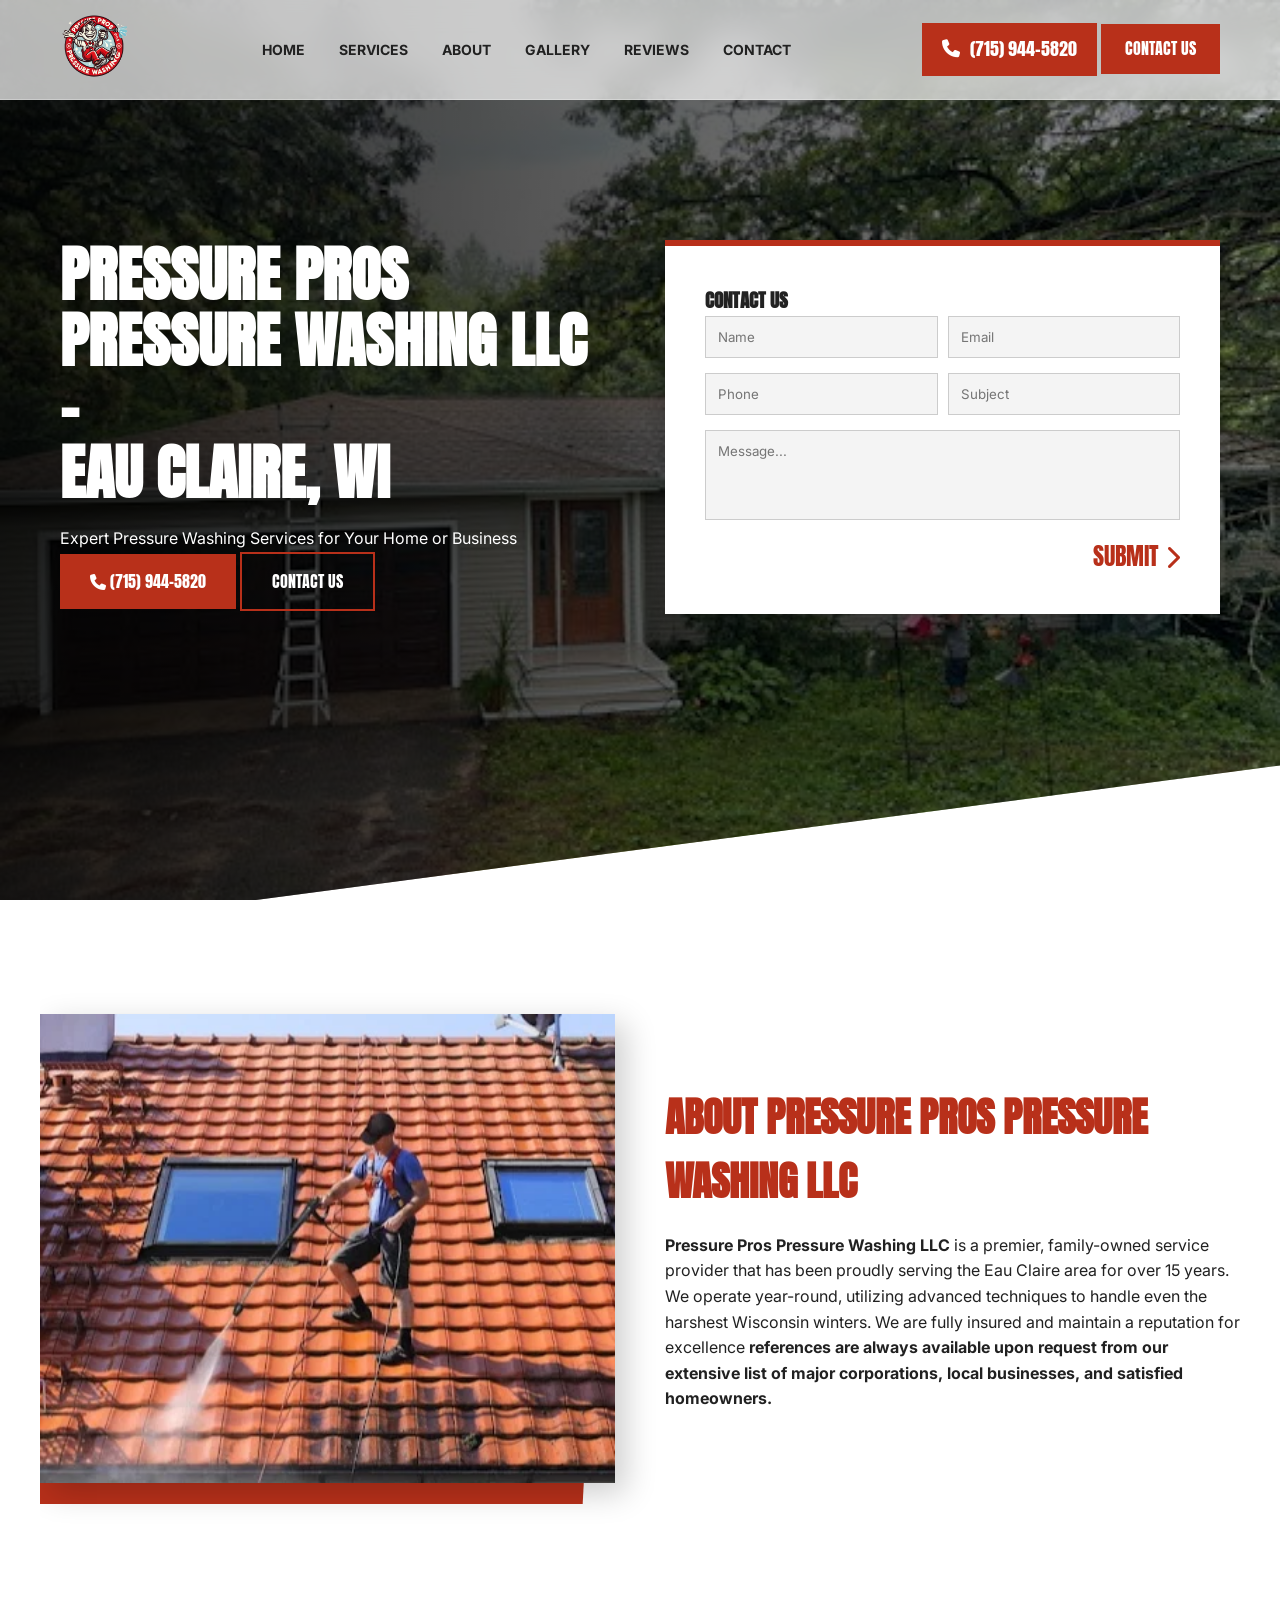
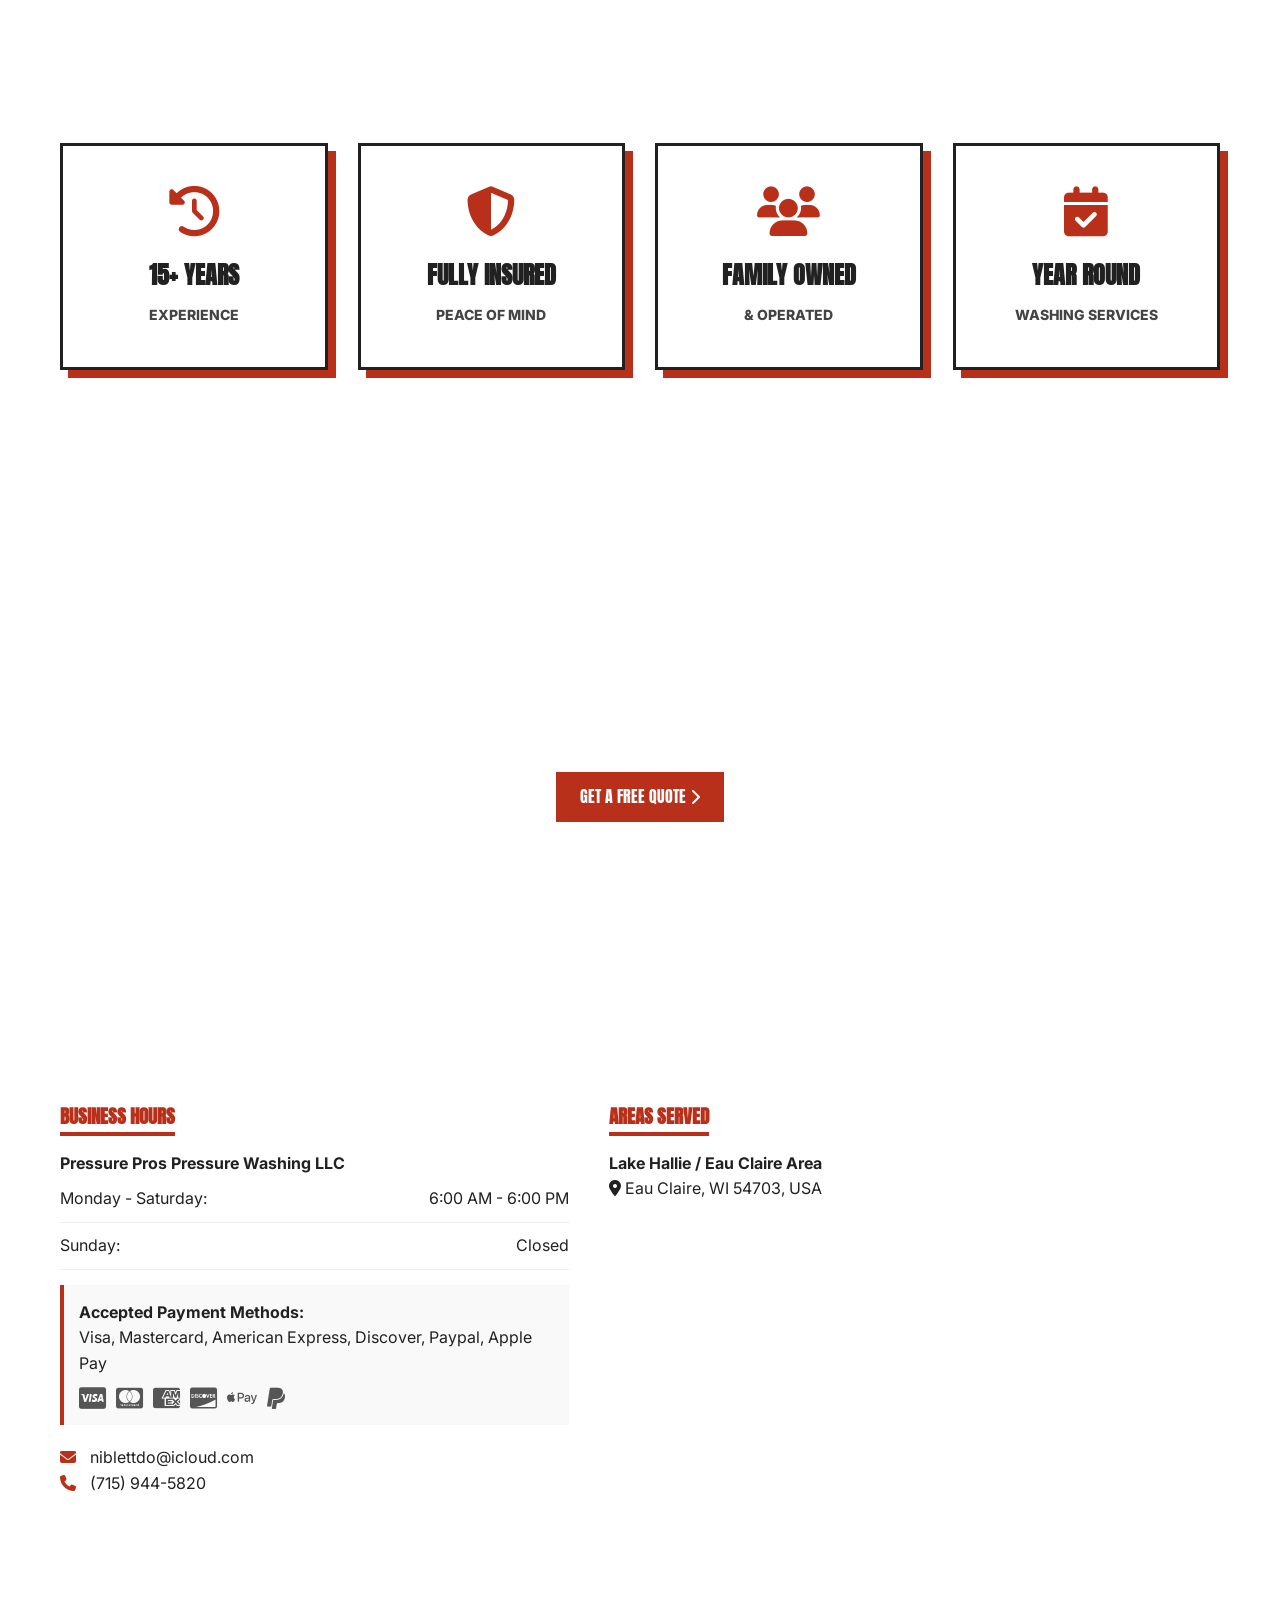
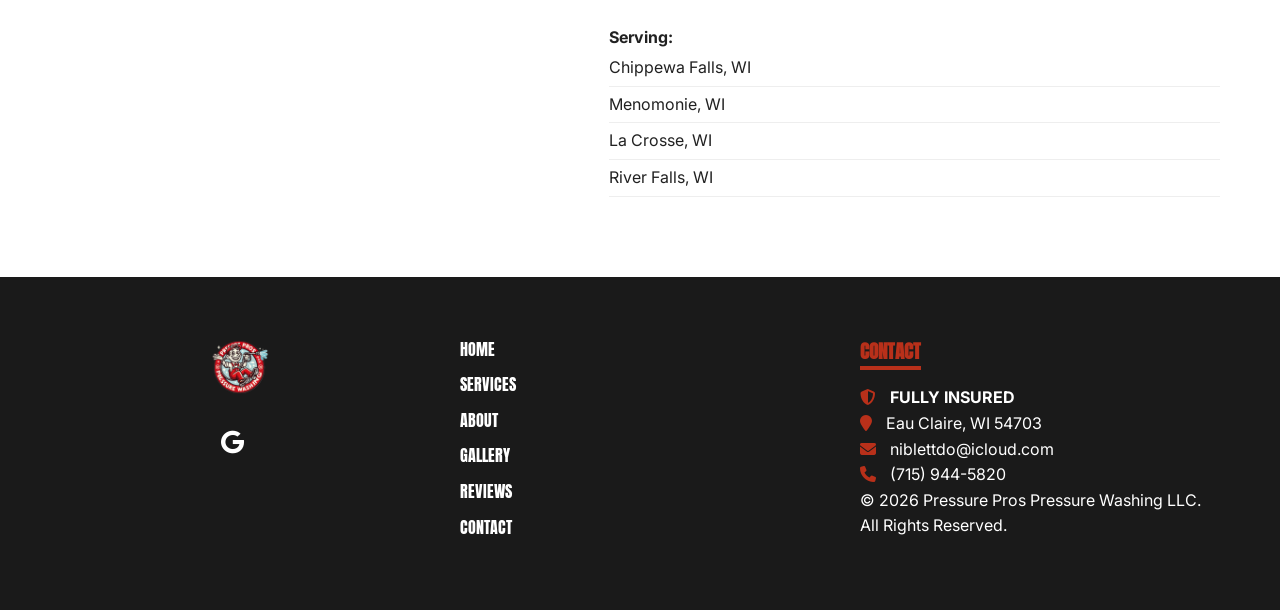
<file: index.html>
<!DOCTYPE html>
<html lang="en">
<head>
        <!-- Google tag (gtag.js) -->
<script async src="https://www.googletagmanager.com/gtag/js?id=G-YTE4SXVVKT"></script>
<script>
  window.dataLayer = window.dataLayer || [];
  function gtag(){dataLayer.push(arguments);}
  gtag('js', new Date());

  gtag('config', 'G-YTE4SXVVKT');
</script>
    <meta charset="UTF-8">
    <meta name="viewport" content="width=device-width, initial-scale=1.0">
    <title>Pressure Pros Pressure Washing LLC - Eau Claire, WI</title>
    <link href="https://fonts.googleapis.com/css2?family=Anton&family=Inter:wght@400;700&display=swap" rel="stylesheet">
    <link rel="stylesheet" href="https://cdnjs.cloudflare.com/ajax/libs/font-awesome/6.4.2/css/all.min.css">
    <link rel="stylesheet" href="styles.css">
    <link rel="icon" type="image/webp" href="assets/images/logo.webp">
</head>
<body>
   <header>
    <div class="container nav-container">
        <a href="index.html"><img src="assets/images/logo.webp" alt="Pressure Pros Logo" class="logo"></a>
        
        <button class="mobile-nav-toggle" aria-controls="primary-navigation" aria-expanded="false">
            <i class="fas fa-bars"></i>
        </button>

        <nav id="primary-navigation" class="nav-menu">
            <a href="index.html">HOME</a>
            <a href="services.html">SERVICES</a>
            <a href="about.html">ABOUT</a>
            <a href="gallery.html">GALLERY</a>
            <a href="reviews.html">REVIEWS</a>
            <a href="contact.html">CONTACT</a>
            <a href="tel:7159445820" class="mobile-only-phone"><i class="fas fa-phone"></i> (715) 944-5820</a>
        </nav>

        <div class="header-cta">
            <a href="tel:7159445820" class="phone-link"><i class="fas fa-phone"></i> (715) 944-5820</a>
            <a href="contact.html" class="btn-primary">CONTACT US</a>
        </div>
    </div>
</header>
    <main>
        <section class="hero" id="home">
            <div class="container hero-grid">
                <div class="hero-text">
                    <h1>PRESSURE PROS<br>PRESSURE WASHING LLC -<br>EAU CLAIRE, WI</h1>
                    <p>Expert Pressure Washing Services for Your Home or Business</p>
                    <div class="hero-btns">
                        <a href="tel:7159445820" class="btn-secondary"><i class="fas fa-phone"></i> (715) 944-5820</a>
                        <a href="contact.html" class="btn-outline">CONTACT US</a>
                    </div>
                </div>
                <div class="hero-form-box">
                    <h3>CONTACT US</h3>
                    <form id="contact-form" action="https://formspree.io/f/xnjwqjve" method="POST">
                        <div class="form-row">
                            <input type="text" name="name" placeholder="Name" required>
                            <input type="email" name="email" placeholder="Email" required>
                        </div>
                        <div class="form-row">
                            <input type="tel" name="phone" placeholder="Phone">
                            <input type="text" name="subject" placeholder="Subject">
                        </div>
                        <textarea name="message" placeholder="Message..." rows="4" required style="resize: none;"></textarea>
                        
                        <input type="hidden" name="_subject" value="New Lead: Pressure Pros LLC Website">
                        
                        <button type="submit">SUBMIT <i class="fas fa-chevron-right"></i></button>
                    </form>
                </div>
            </div>
        </section>
        <section class="about container" id="about">
            <div class="about-image">
                <img src="assets/images/about-roof.jpg" alt="Roof Pressure Washing">
            </div>
            <div class="about-content">
                <h2>About Pressure Pros Pressure Washing LLC</h2>
                <p><strong>Pressure Pros Pressure Washing LLC</strong> is a premier, family-owned service provider that has been proudly serving the Eau Claire area for over 15 years. We operate year-round, utilizing advanced techniques to handle even the harshest Wisconsin winters. We are fully insured and maintain a reputation for excellence <strong>references are always available upon request from our extensive list of major corporations, local businesses, and satisfied homeowners.</strong></p>
            </div>
        </section>
                        <section class="trust-section">
                    <div class="container trust-cards-container">
                        <div class="trust-card">
                            <i class="fas fa-history"></i>
                            <h4>15+ YEARS</h4>
                            <p>Experience</p>
                        </div>
                        <div class="trust-card">
                            <i class="fas fa-shield-alt"></i>
                            <h4>FULLY INSURED</h4>
                            <p>Peace of Mind</p>
                        </div>
                        <div class="trust-card">
                            <i class="fas fa-users"></i>
                            <h4>FAMILY OWNED</h4>
                            <p>& Operated</p>
                        </div>
                        <div class="trust-card">
                            <i class="fas fa-calendar-check"></i>
                            <h4>YEAR ROUND</h4>
                            <p>Washing Services</p>
                        </div>
                    </div>
                </section>
        <section class="barn-cta">
            <div class="container text-center">
                <h2>Ready to make your property shine?</h2>
                <p>Contact us today for a free estimate and professional service.</p>
                <a href="tel:7159445820" class="btn-primary">GET A FREE QUOTE <i class="fas fa-chevron-right"></i></a>
            </div>
        </section>
        <section class="areas-served">
            <div class="container">
                <div class="areas-grid">
                    <div class="hours-info">
                        <h3>BUSINESS HOURS</h3>
                        <p><strong>Pressure Pros Pressure Washing LLC</strong></p>
                        <ul class="hours-list">
                            <li><span>Monday - Saturday:</span> <span>6:00 AM - 6:00 PM</span></li>
                            <li><span>Sunday:</span> <span>Closed</span></li>
                        </ul>
                        <div class="payment-methods">
                            <p><strong>Accepted Payment Methods:</strong></p>
                            <p>Visa, Mastercard, American Express, Discover, Paypal, Apple Pay</p>
                            <div class="payment-icons">
                                <i class="fab fa-cc-visa"></i>
                                <i class="fab fa-cc-mastercard"></i>
                                <i class="fab fa-cc-amex"></i>
                                <i class="fab fa-cc-discover"></i>
                                <i class="fab fa-apple-pay"></i>
                                <i class="fab fa-paypal"></i>
                            </div>
                        </div>
                        <div class="contact-details" style="margin-top: 20px;">
                            <p><i class="fas fa-envelope"></i> niblettdo@icloud.com</p>
                            <p><i class="fas fa-phone"></i> (715) 944-5820</p>
                        </div>
                    </div>

                    <div class="map-info">
                        <h3>AREAS SERVED</h3>
                        <p><strong>Lake Hallie / Eau Claire Area</strong></p>
                        <p><i class="fas fa-map-marker-alt"></i> Eau Claire, WI 54703, USA</p>
                        <div class="map-container">
                            <iframe 
                                src="https://www.google.com/maps/embed?pb=!1m18!1m12!1m3!1d45143.43542289434!2d-91.48834465!3d44.86909565!2m3!1f0!2f0!3f0!3m2!1i1024!2i768!4f13.1!3m3!1m2!1s0x87f8976018c197b1%3A0x11d6bd06b8b07e91!2sLake%20Hallie%2C%20WI!5e0!3m2!1sen!2sus!4v1714488000000!5m2!1sen!2sus" 
                                width="100%" height="400" style="border:0;" allowfullscreen="" loading="lazy">
                            </iframe>
                        </div>
                        <div class="serving-list" style="margin-top: 15px;">
                            <p><strong>Serving:</strong></p>
                            <ul>
                                <li>Chippewa Falls, WI</li>
                                <li>Menomonie, WI</li>
                                <li>La Crosse, WI</li>
                                <li>River Falls, WI</li>
                            </ul>
                        </div>
                    </div>
                </div>
            </div>
        </section>
    </main>
    <footer class="main-footer">
        <div class="container footer-grid">
            <div class="footer-brand text-center">
                <img src="assets/images/logo.webp" alt="Pressure Pros Logo" class="footer-logo">
                <div class="social-icons">
                    <a href="https://www.google.com/maps/place/Pressure+Pros+Pressure+Washing+LLC/@45.0968129,-92.4992429,284363m/data=!3m2!1e3!4b1!4m6!3m5!1s0x29af692a9e83ab23:0x71c2d2884299e2b5!8m2!3d45.09774!4d-91.8399439!16s%2Fg%2F11w9zt2j6s?entry=ttu&g_ep=EgoyMDI2MDQyNy4wIKXMDSoASAFQAw%3D%3D"><i class="fab fa-google"></i></a>
                </div>
            </div>
            <div class="footer-links">
                <a href="#home">HOME</a>
                <a href="services.html">SERVICES</a>
                <a href="about.html">ABOUT</a>
                <a href="gallery.html">GALLERY</a>
                <a href="reviews.html">REVIEWS</a>
                <a href="contact.html">CONTACT</a>
            </div>
            <div class="footer-contact">
                <h3>CONTACT</h3>
                <p><i class="fas fa-shield-alt" style="color: var(--brand-red);"></i> <strong>FULLY INSURED</strong></p>
                <p><i class="fas fa-map-marker"></i> Eau Claire, WI 54703</p>
                <p><i class="fas fa-envelope"></i> niblettdo@icloud.com</p>
                <p><i class="fas fa-phone"></i> (715) 944-5820</p>
                <p>© 2026 Pressure Pros Pressure Washing LLC. All Rights Reserved.</p>
            </div>
        </div>
    </footer>
    <script>
  const form = document.getElementById("contact-form");
  const formBox = document.querySelector(".hero-form-box");

  async function handleSubmit(event) {
    event.preventDefault();
    const data = new FormData(event.target);
    
    // Send the data to Formspree
    fetch(event.target.action, {
      method: form.method,
      body: data,
      headers: {
          'Accept': 'application/json'
      }
    }).then(response => {
      if (response.ok) {
        // This is the HTML that replaces the form on success
        formBox.innerHTML = `
            <div class="text-center" style="padding: 40px 0;">
                <i class="fas fa-check-circle" style="font-size: 50px; color: var(--brand-red); margin-bottom: 20px;"></i>
                <h3 style="color: var(--text-dark);">Message Sent!</h3>
                <p style="color: var(--text-dark); margin-top: 10px;">We'll get back to you as soon as we can. Thanks for reaching out!</p>
            </div>
        `;
      } else {
        response.json().then(data => {
          if (Object.hasOwn(data, 'errors')) {
            alert(data["errors"].map(error => error["message"]).join(", "));
          } else {
            alert("Oops! There was a problem submitting your form");
          }
        })
      }
    }).catch(error => {
      alert("Oops! There was a problem connecting to the server");
    });
  }

  form.addEventListener("submit", handleSubmit)

        const navToggle = document.querySelector(".mobile-nav-toggle");
const navMenu = document.querySelector(".nav-menu");

navToggle.addEventListener("click", () => {
    navMenu.classList.toggle("active");
    
    // Toggle the icon between Bars and X
    const icon = navToggle.querySelector("i");
    icon.classList.toggle("fa-bars");
    icon.classList.toggle("fa-times");
});

// Close menu when a link is clicked
document.querySelectorAll(".nav-menu a").forEach(link => {
    link.addEventListener("click", () => {
        navMenu.classList.remove("active");
        navToggle.querySelector("i").classList.replace("fa-times", "fa-bars");
    });
});
</script>
</body>
</html>
</file>
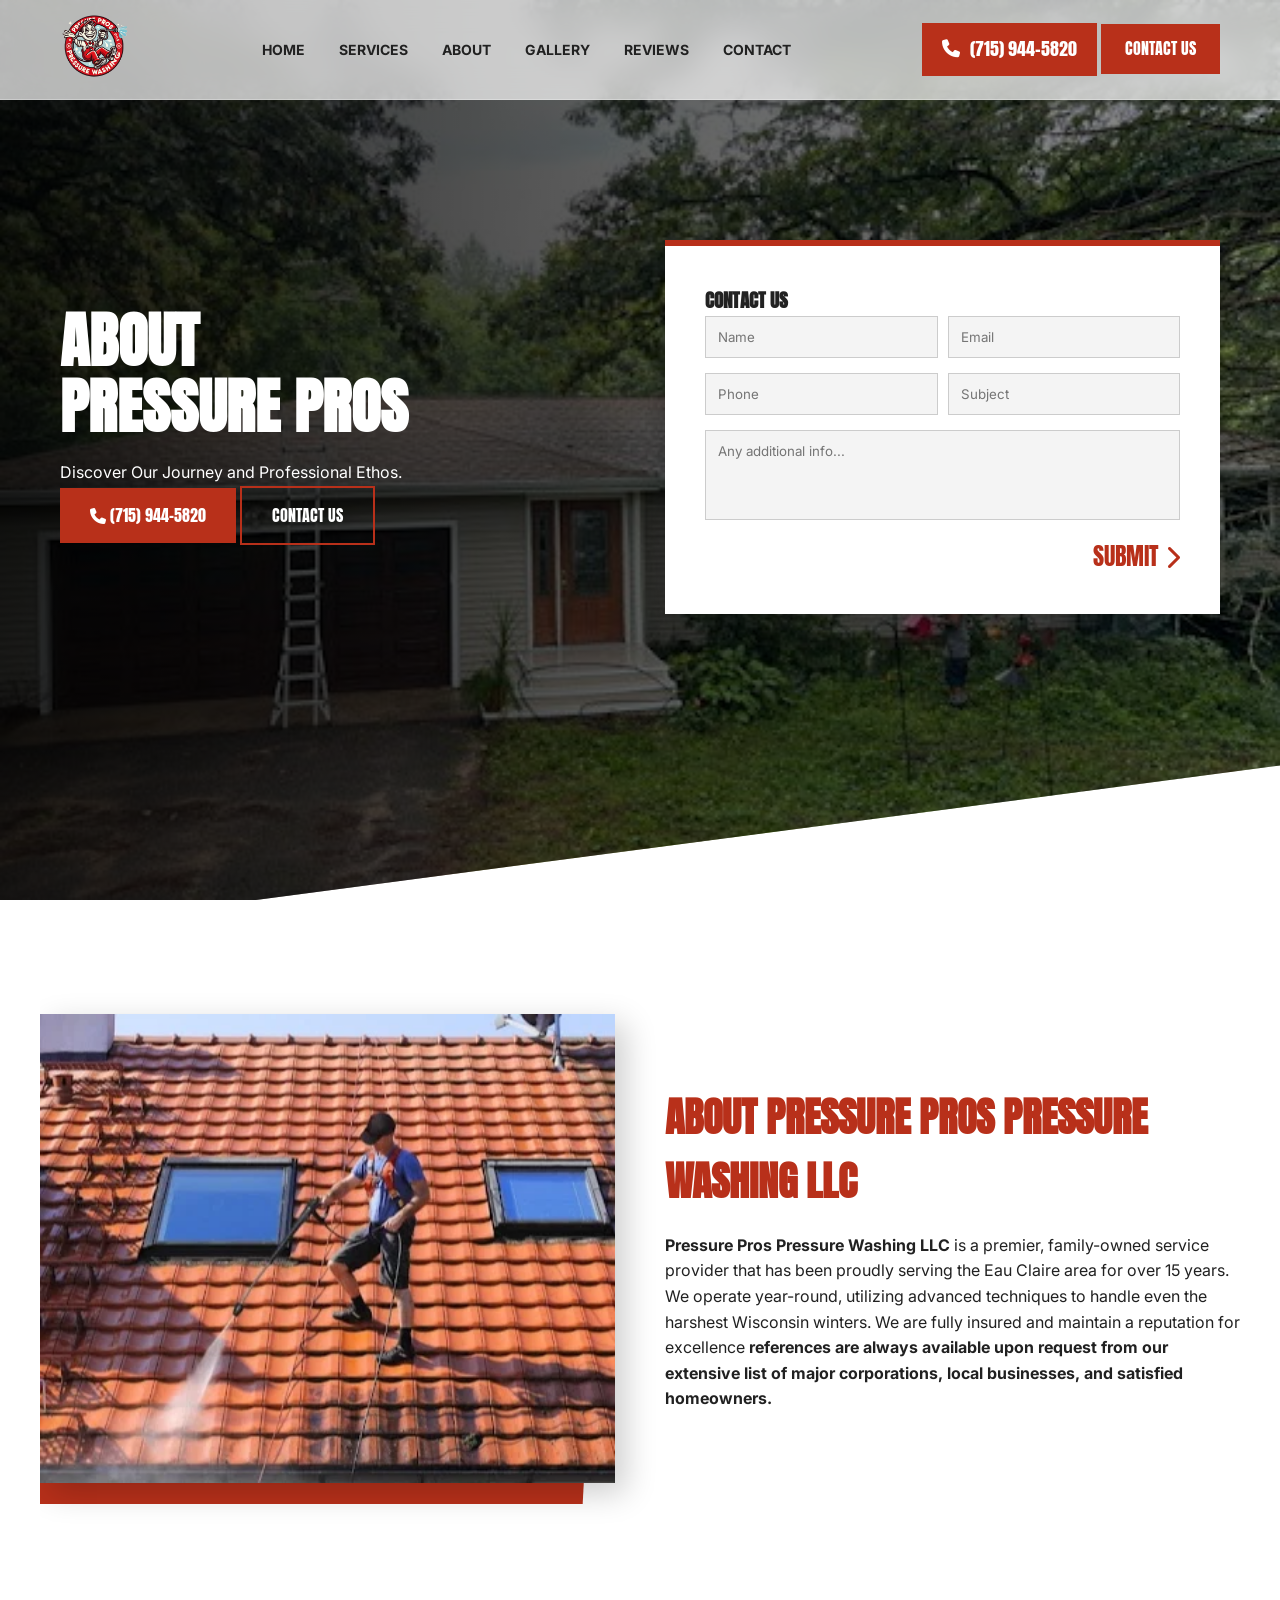
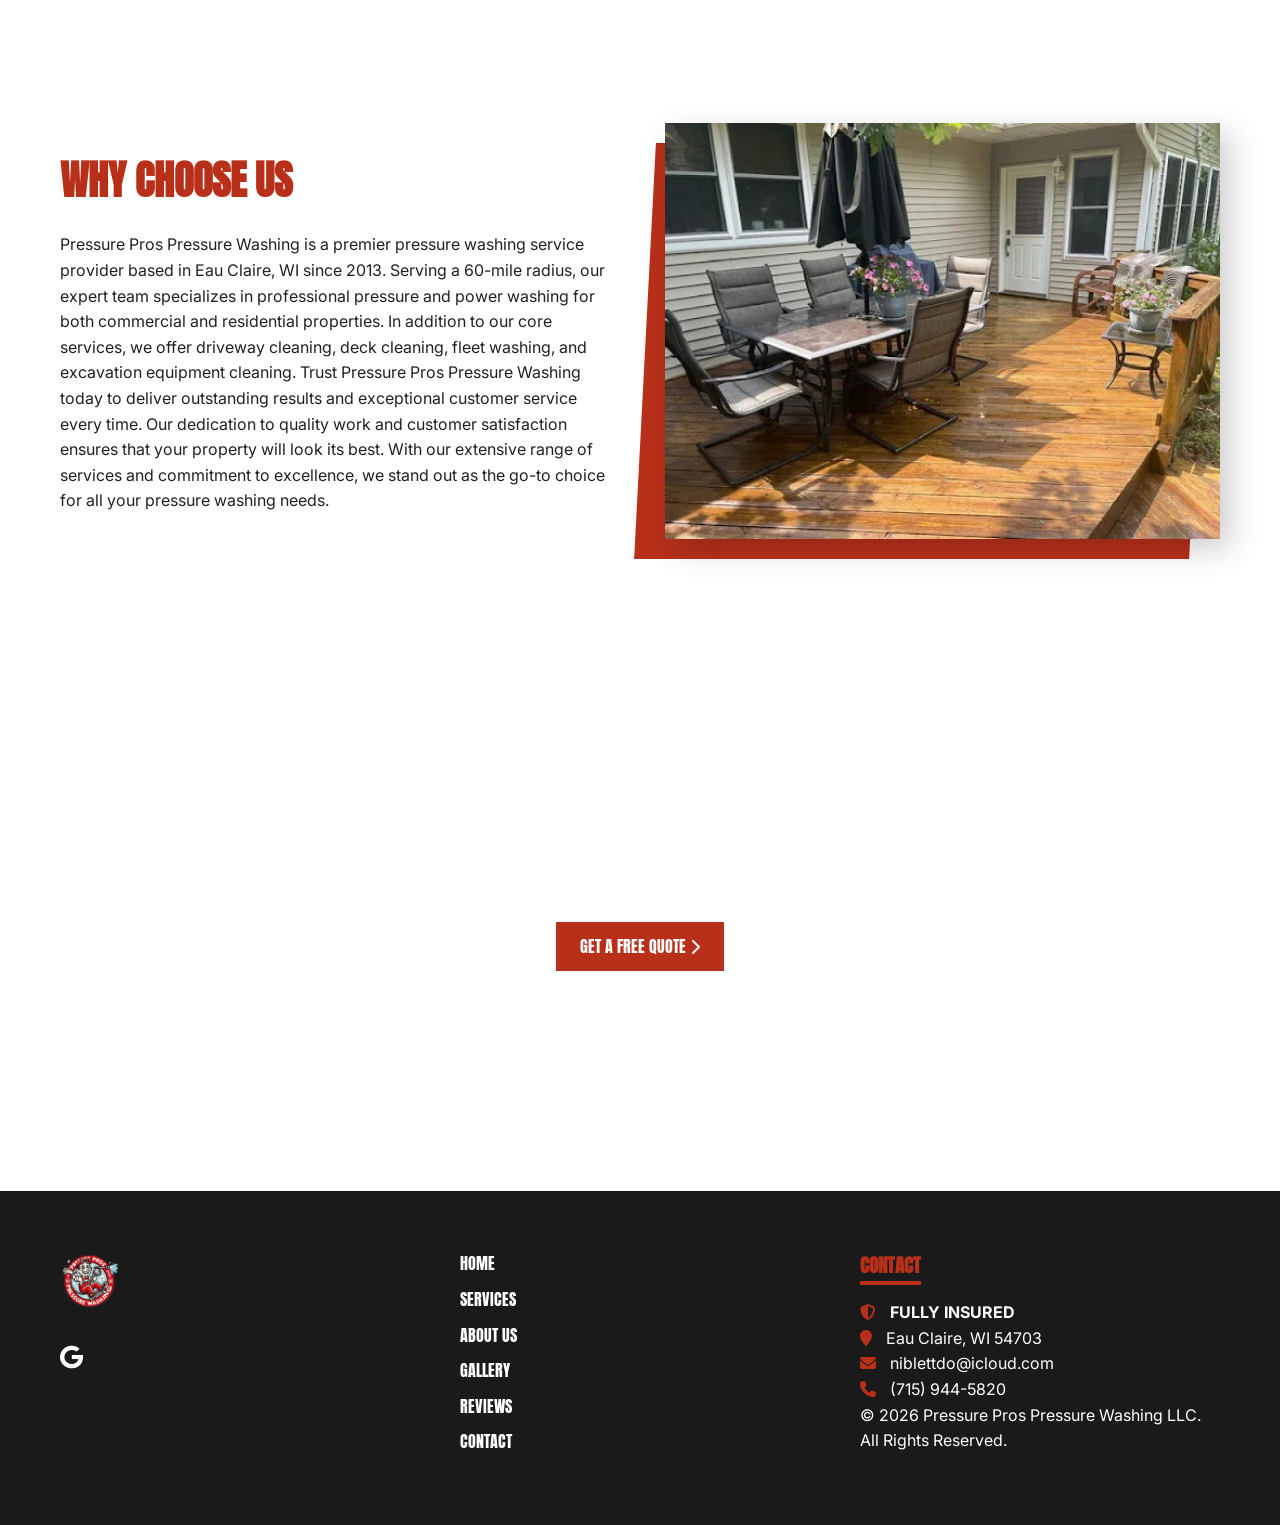
<file: about.html>
<!DOCTYPE html>
<html lang="en">
<head>
        <!-- Google tag (gtag.js) -->
<script async src="https://www.googletagmanager.com/gtag/js?id=G-YTE4SXVVKT"></script>
<script>
  window.dataLayer = window.dataLayer || [];
  function gtag(){dataLayer.push(arguments);}
  gtag('js', new Date());

  gtag('config', 'G-YTE4SXVVKT');
</script>
    <meta charset="UTF-8">
    <meta name="viewport" content="width=device-width, initial-scale=1.0">
    <title>About Us - Pressure Pros Pressure Washing LLC</title>
    <link rel="icon" type="image/webp" href="assets/images/logo.webp">
    <link href="https://fonts.googleapis.com/css2?family=Anton&family=Inter:wght@400;700&display=swap" rel="stylesheet">
    <link rel="stylesheet" href="https://cdnjs.cloudflare.com/ajax/libs/font-awesome/6.4.2/css/all.min.css">
    <link rel="stylesheet" href="styles.css">
</head>
<body>
    <header>
    <div class="container nav-container">
        <a href="index.html"><img src="assets/images/logo.webp" alt="Pressure Pros Logo" class="logo"></a>
        
        <button class="mobile-nav-toggle" aria-controls="primary-navigation" aria-expanded="false">
            <i class="fas fa-bars"></i>
        </button>

        <nav id="primary-navigation" class="nav-menu">
            <a href="index.html">HOME</a>
            <a href="services.html">SERVICES</a>
            <a href="about.html">ABOUT</a>
            <a href="gallery.html">GALLERY</a>
            <a href="reviews.html">REVIEWS</a>
            <a href="contact.html">CONTACT</a>
            <a href="tel:7159445820" class="mobile-only-phone"><i class="fas fa-phone"></i> (715) 944-5820</a>
        </nav>

        <div class="header-cta">
            <a href="tel:7159445820" class="phone-link"><i class="fas fa-phone"></i> (715) 944-5820</a>
            <a href="contact.html" class="btn-primary">CONTACT US</a>
        </div>
    </div>
</header>

    <main>
        <section class="hero about-hero">
            <div class="container hero-grid">
                <div class="hero-text">
                    <h1>ABOUT<br>PRESSURE PROS</h1>
                    <p>Discover Our Journey and Professional Ethos.</p>
                    <div class="hero-btns">
                        <a href="tel:7159445820" class="btn-secondary"><i class="fas fa-phone"></i> (715) 944-5820</a>
                        <a href="contact.html" class="btn-outline">CONTACT US</a>
                    </div>
                </div>
                <div class="hero-form-box">
                    <h3>CONTACT US</h3>
                    <form id="contact-form" action="https://formspree.io/f/xnjwqjve" method="POST">
                        <div class="form-row">
                            <input type="text" name="name" placeholder="Name" required>
                            <input type="email" name="email" placeholder="Email" required>
                        </div>
                        <div class="form-row">
                            <input type="tel" name="phone" placeholder="Phone">
                            <input type="text" name="subject" placeholder="Subject">
                        </div>
                        <textarea name="message" placeholder="Any additional info..." rows="4" style="resize: none;" required></textarea>
                        <button type="submit">SUBMIT <i class="fas fa-chevron-right"></i></button>
                    </form>
                </div>
            </div>
        </section>

        <section class="about container" id="about-us">
            <div class="about-image">
                <img src="assets/images/about-roof.jpg" alt="Pressure Pros Professional at Work">
            </div>
            <div class="about-content">
                <h2>About Pressure Pros Pressure Washing LLC</h2>
                <p><strong>Pressure Pros Pressure Washing LLC</strong> is a premier, family-owned service provider that has been proudly serving the Eau Claire area for over 15 years. We operate year-round, utilizing advanced techniques to handle even the harshest Wisconsin winters. We are fully insured and maintain a reputation for excellence <strong>references are always available upon request from our extensive list of major corporations, local businesses, and satisfied homeowners.</strong></p>
            </div>
        </section>

        <section class="why-choose container" style="padding: 80px 20px; display: flex; gap: 50px; align-items: center; flex-direction: row-reverse;">
            <div class="about-image">
                <img src="assets/images/why-choose.jpg" alt="Our Commitment to Excellence">
            </div>
            <div class="about-content">
                <h2>Why Choose Us</h2>
                <p>Pressure Pros Pressure Washing is a premier pressure washing service provider based in Eau Claire, WI since 2013. Serving a 60-mile radius, our expert team specializes in professional pressure and power washing for both commercial and residential properties. In addition to our core services, we offer driveway cleaning, deck cleaning, fleet washing, and excavation equipment cleaning.
Trust Pressure Pros Pressure Washing today to deliver outstanding results and exceptional customer service every time. Our dedication to quality work and customer satisfaction ensures that your property will look its best. With our extensive range of services and commitment to excellence, we stand out as the go-to choice for all your pressure washing needs.</p>
            </div>
        </section>

        <section class="barn-cta">
            <div class="container text-center">
                <h2>Ready for a Clean Slate?</h2>
                <p>Contact us today and rejuvenate your property's appearance!</p>
                <a href="tel:7159445820" class="btn-primary">GET A FREE QUOTE <i class="fas fa-chevron-right"></i></a>
            </div>
        </section>
    </main>

    <footer class="main-footer">
        <div class="container footer-grid">
            <div class="footer-brand">
                <img src="assets/images/logo.webp" alt="Pressure Pros Logo" class="footer-logo">
                <div class="social-icons">
                    <a href="https://www.google.com/maps/place/Pressure+Pros+Pressure+Washing+LLC/@45.0968129,-92.4992429,284363m/data=!3m2!1e3!4b1!4m6!3m5!1s0x29af692a9e83ab23:0x71c2d2884299e2b5!8m2!3d45.09774!4d-91.8399439!16s%2Fg%2F11w9zt2j6s?entry=ttu&g_ep=EgoyMDI2MDQyNy4wIKXMDSoASAFQAw%3D%3D"><i class="fab fa-google"></i></a>
                </div>
            </div>
            <div class="footer-links">
                <a href="index.html">HOME</a>
                <a href="services.html">SERVICES</a>
                <a href="about.html">ABOUT US</a>
                <a href="gallery.html">GALLERY</a>
                <a href="reviews.html">REVIEWS</a>
                <a href="contact.html">CONTACT</a>
            </div>
            <div class="footer-contact">
                <h3>CONTACT</h3>
                <p><i class="fas fa-shield-alt" style="color: var(--brand-red);"></i> <strong>FULLY INSURED</strong></p>
                <p><i class="fas fa-map-marker"></i> Eau Claire, WI 54703</p>
                <p><i class="fas fa-envelope"></i> niblettdo@icloud.com</p>
                <p><i class="fas fa-phone"></i> (715) 944-5820</p>
                <p>© 2026 Pressure Pros Pressure Washing LLC. All Rights Reserved.</p>
            </div>
        </div>
    </footer>

    <script>
      const form = document.getElementById("contact-form");
      const formBox = document.querySelector(".hero-form-box");
      form.addEventListener("submit", async (e) => {
        e.preventDefault();
        const data = new FormData(e.target);
        fetch(e.target.action, { method: 'POST', body: data, headers: { 'Accept': 'application/json' } })
        .then(res => {
          if (res.ok) {
            formBox.innerHTML = `<div class="text-center" style="padding: 40px 0;"><i class="fas fa-check-circle" style="font-size: 50px; color: var(--brand-red); margin-bottom: 20px;"></i><h3>Message Sent!</h3><p>We'll get back to you soon. Thanks!</p></div>`;
          } else { alert("Oops! Problem submitting form."); }
        });
      });
        const navToggle = document.querySelector(".mobile-nav-toggle");
const navMenu = document.querySelector(".nav-menu");

navToggle.addEventListener("click", () => {
    navMenu.classList.toggle("active");
    
    // Toggle the icon between Bars and X
    const icon = navToggle.querySelector("i");
    icon.classList.toggle("fa-bars");
    icon.classList.toggle("fa-times");
});

// Close menu when a link is clicked
document.querySelectorAll(".nav-menu a").forEach(link => {
    link.addEventListener("click", () => {
        navMenu.classList.remove("active");
        navToggle.querySelector("i").classList.replace("fa-times", "fa-bars");
    });
});
    </script>
</body>
</html>
</file>
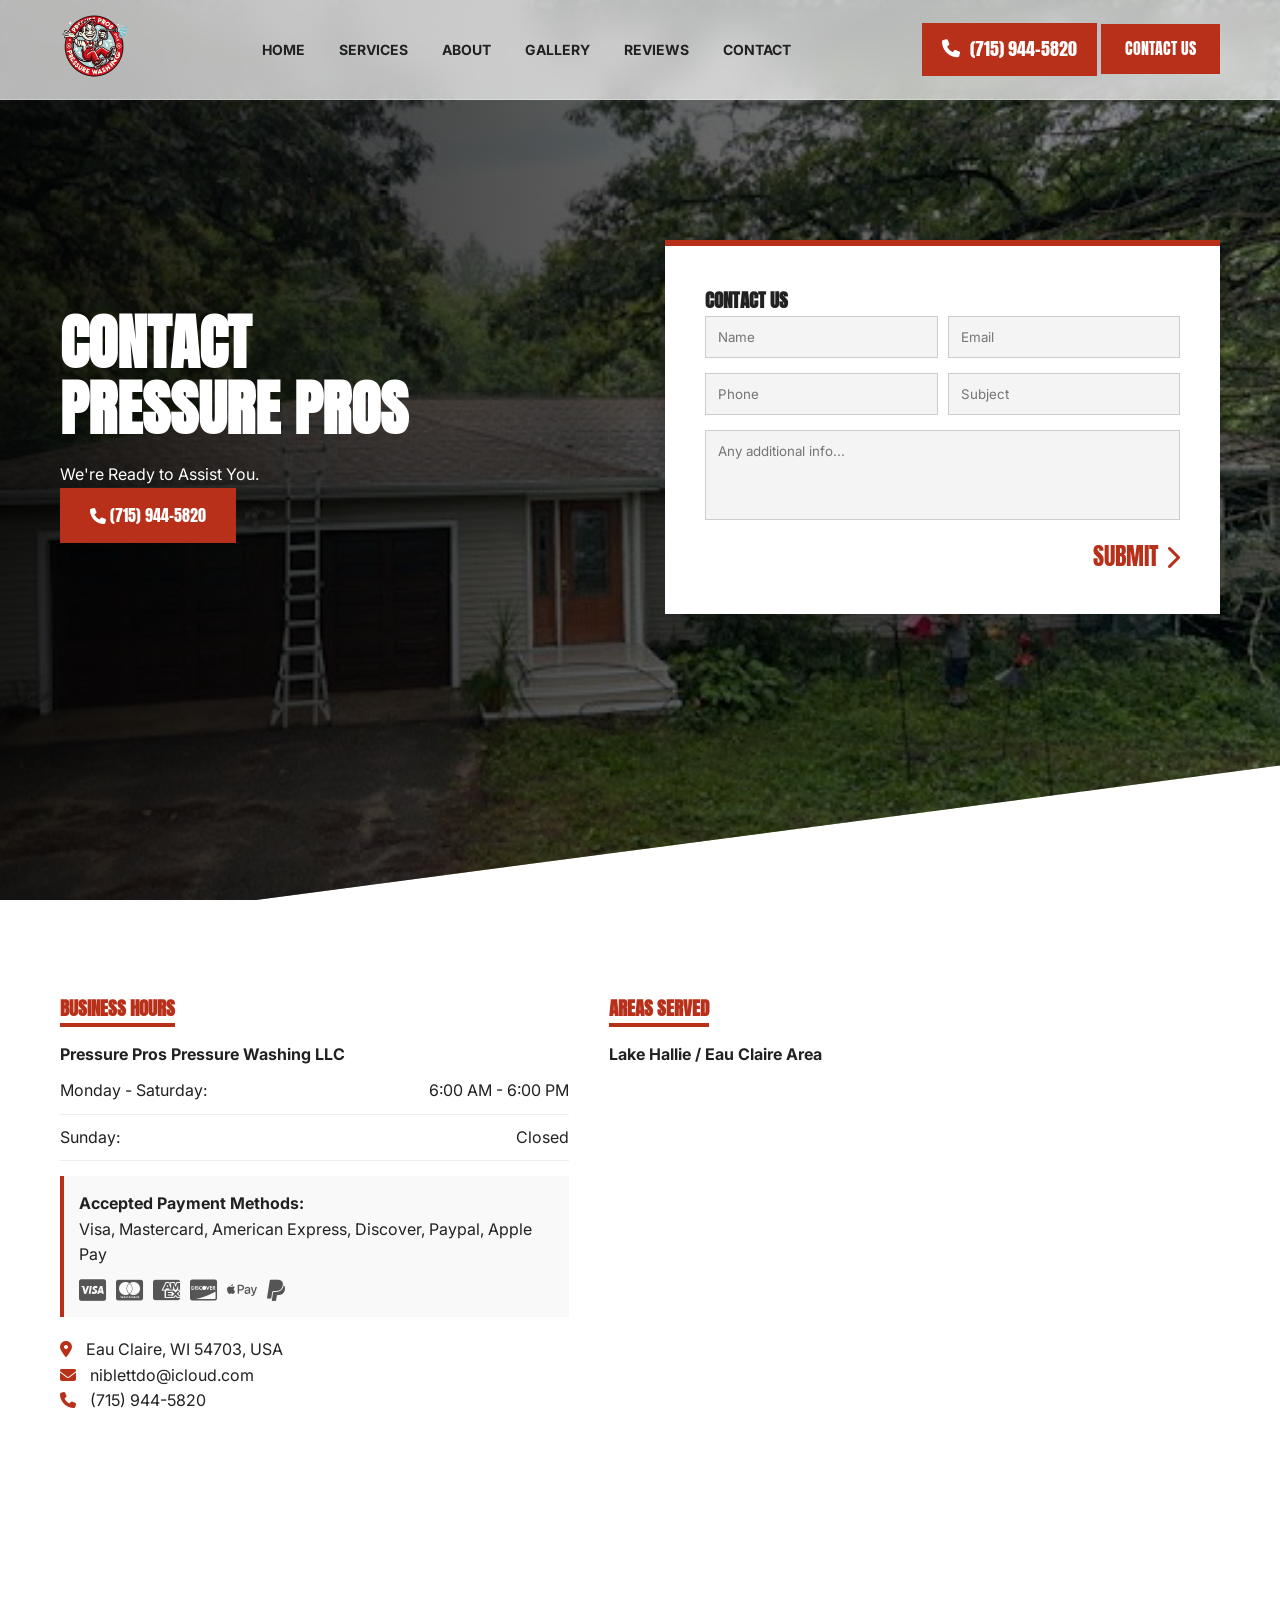
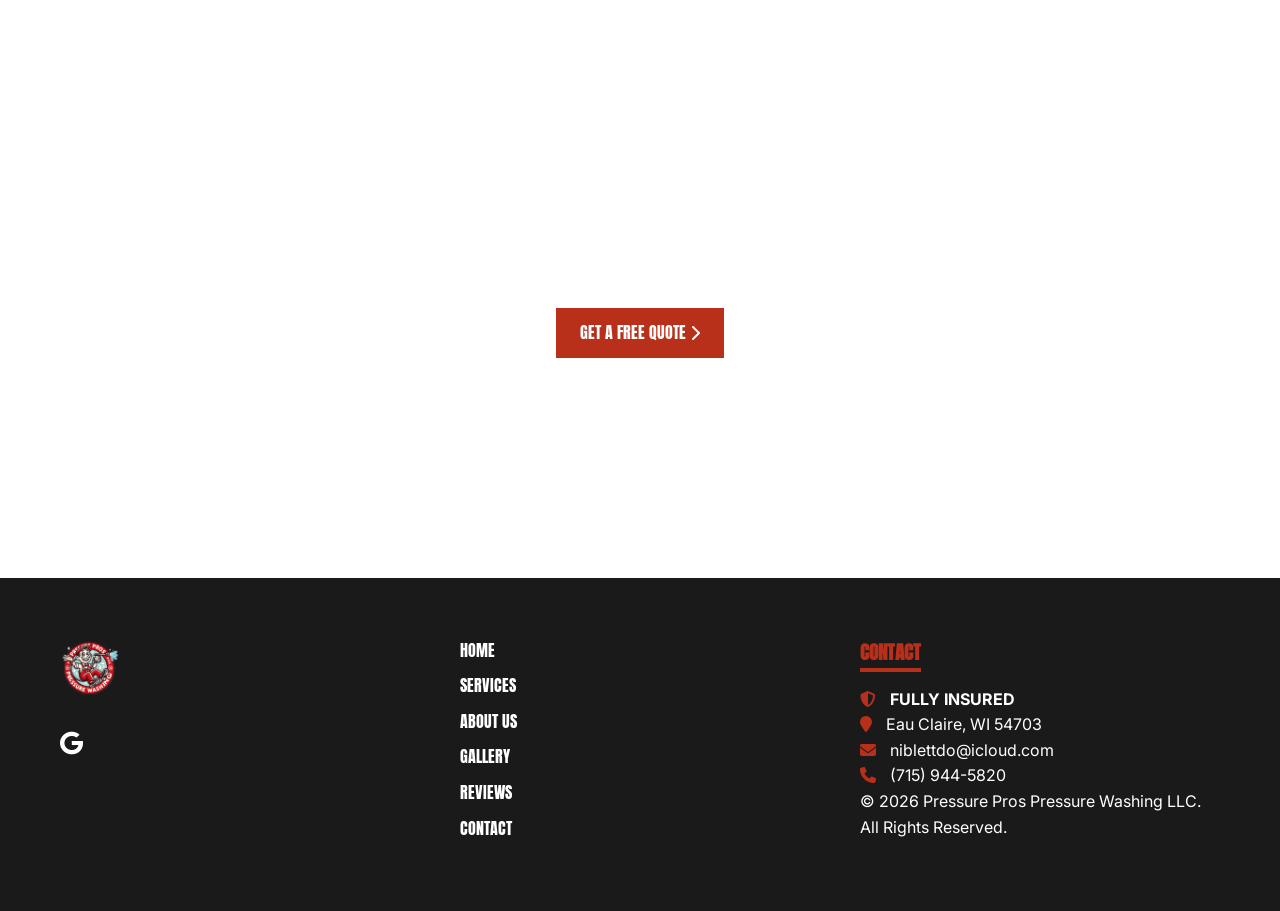
<file: contact.html>
<!DOCTYPE html>
<html lang="en">
<head>
        <!-- Google tag (gtag.js) -->
<script async src="https://www.googletagmanager.com/gtag/js?id=G-YTE4SXVVKT"></script>
<script>
  window.dataLayer = window.dataLayer || [];
  function gtag(){dataLayer.push(arguments);}
  gtag('js', new Date());

  gtag('config', 'G-YTE4SXVVKT');
</script>
    <meta charset="UTF-8">
    <meta name="viewport" content="width=device-width, initial-scale=1.0">
    <title>Contact Us - Pressure Pros Pressure Washing LLC</title>
    <link rel="icon" type="image/webp" href="assets/images/logo.webp">
    <link href="https://fonts.googleapis.com/css2?family=Anton&family=Inter:wght@400;700&display=swap" rel="stylesheet">
    <link rel="stylesheet" href="https://cdnjs.cloudflare.com/ajax/libs/font-awesome/6.4.2/css/all.min.css">
    <link rel="stylesheet" href="styles.css">
</head>
<body>
    <header>
    <div class="container nav-container">
        <a href="index.html"><img src="assets/images/logo.webp" alt="Pressure Pros Logo" class="logo"></a>
        
        <button class="mobile-nav-toggle" aria-controls="primary-navigation" aria-expanded="false">
            <i class="fas fa-bars"></i>
        </button>

        <nav id="primary-navigation" class="nav-menu">
            <a href="index.html">HOME</a>
            <a href="services.html">SERVICES</a>
            <a href="about.html">ABOUT</a>
            <a href="gallery.html">GALLERY</a>
            <a href="reviews.html">REVIEWS</a>
            <a href="contact.html">CONTACT</a>
            <a href="tel:7159445820" class="mobile-only-phone"><i class="fas fa-phone"></i> (715) 944-5820</a>
        </nav>

        <div class="header-cta">
            <a href="tel:7159445820" class="phone-link"><i class="fas fa-phone"></i> (715) 944-5820</a>
            <a href="contact.html" class="btn-primary">CONTACT US</a>
        </div>
    </div>
</header>

    <main>
        <section class="hero contact-hero">
            <div class="container hero-grid">
                <div class="hero-text">
                    <h1>CONTACT<br>PRESSURE PROS</h1>
                    <p>We're Ready to Assist You.</p>
                    <div class="hero-btns">
                        <a href="tel:7159445820" class="btn-secondary"><i class="fas fa-phone"></i> (715) 944-5820</a>
                    </div>
                </div>
                <div class="hero-form-box">
                    <h3>CONTACT US</h3>
                    <form id="contact-form" action="https://formspree.io/f/xnjwqjve" method="POST">
                        <div class="form-row">
                            <input type="text" name="name" placeholder="Name" required>
                            <input type="email" name="email" placeholder="Email" required>
                        </div>
                        <div class="form-row">
                            <input type="tel" name="phone" placeholder="Phone">
                            <input type="text" name="subject" placeholder="Subject">
                        </div>
                        <textarea name="message" placeholder="Any additional info..." rows="4" style="resize: none;" required></textarea>
                        <button type="submit">SUBMIT <i class="fas fa-chevron-right"></i></button>
                    </form>
                </div>
            </div>
        </section>

        <section class="areas-served">
            <div class="container">
                <div class="areas-grid">
                    <div class="hours-info">
                        <h3>BUSINESS HOURS</h3>
                        <p><strong>Pressure Pros Pressure Washing LLC</strong></p>
                        <ul class="hours-list">
                            <li><span>Monday - Saturday:</span> <span>6:00 AM - 6:00 PM</span></li>
                            <li><span>Sunday:</span> <span>Closed</span></li>
                        </ul>
                        <div class="payment-methods">
                            <p><strong>Accepted Payment Methods:</strong></p>
                            <p>Visa, Mastercard, American Express, Discover, Paypal, Apple Pay</p>
                            <div class="payment-icons">
                                <i class="fab fa-cc-visa"></i>
                                <i class="fab fa-cc-mastercard"></i>
                                <i class="fab fa-cc-amex"></i>
                                <i class="fab fa-cc-discover"></i>
                                <i class="fab fa-apple-pay"></i>
                                <i class="fab fa-paypal"></i>
                            </div>
                        </div>
                        <div class="contact-details" style="margin-top: 20px;">
                            <p><i class="fas fa-map-marker-alt"></i> Eau Claire, WI 54703, USA</p>
                            <p><i class="fas fa-envelope"></i> niblettdo@icloud.com</p>
                            <p><i class="fas fa-phone"></i> (715) 944-5820</p>
                        </div>
                    </div>

                    <div class="map-info">
                        <h3>AREAS SERVED</h3>
                        <p><strong>Lake Hallie / Eau Claire Area</strong></p>
                        <div class="map-container">
                            <iframe 
                                src="https://www.google.com/maps/embed?pb=!1m18!1m12!1m3!1d45143.43542289434!2d-91.48834465!3d44.86909565!2m3!1f0!2f0!3f0!3m2!1i1024!2i768!4f13.1!3m3!1m2!1s0x87f8976018c197b1%3A0x11d6bd06b8b07e91!2sLake%20Hallie%2C%20WI!5e0!3m2!1sen!2sus!4v1714488000000!5m2!1sen!2sus" 
                                width="100%" height="450" style="border:0;" allowfullscreen="" loading="lazy">
                            </iframe>
                        </div>
                    </div>
                </div>
            </div>
        </section>

        <section class="barn-cta">
            <div class="container text-center">
                <h2>Ready for a Clean Slate?</h2>
                <p>Contact us today and rejuvenate your property's appearance!</p>
                <a href="tel:7159445820" class="btn-primary">GET A FREE QUOTE <i class="fas fa-chevron-right"></i></a>
            </div>
        </section>
    </main>

    <footer class="main-footer">
        <div class="container footer-grid">
            <div class="footer-brand">
                <img src="assets/images/logo.webp" alt="Pressure Pros Logo" class="footer-logo">
                <div class="social-icons">
                    <a href="https://www.google.com/maps/place/Pressure+Pros+Pressure+Washing+LLC/@45.0968129,-92.4992429,284363m/data=!3m2!1e3!4b1!4m6!3m5!1s0x29af692a9e83ab23:0x71c2d2884299e2b5!8m2!3d45.09774!4d-91.8399439!16s%2Fg%2F11w9zt2j6s?entry=ttu&g_ep=EgoyMDI2MDQyNy4wIKXMDSoASAFQAw%3D%3D"><i class="fab fa-google"></i></a>
                </div>
            </div>
            <div class="footer-links">
                <a href="index.html">HOME</a>
                <a href="services.html">SERVICES</a>
                <a href="about.html">ABOUT US</a>
                <a href="gallery.html">GALLERY</a>
                <a href="reviews.html">REVIEWS</a>
                <a href="contact.html">CONTACT</a>
            </div>
            <div class="footer-contact">
                <h3>CONTACT</h3>
                <p><i class="fas fa-shield-alt" style="color: var(--brand-red);"></i> <strong>FULLY INSURED</strong></p>
                <p><i class="fas fa-map-marker"></i> Eau Claire, WI 54703</p>
                <p><i class="fas fa-envelope"></i> niblettdo@icloud.com</p>
                <p><i class="fas fa-phone"></i> (715) 944-5820</p>
                <p>© 2026 Pressure Pros Pressure Washing LLC. All Rights Reserved.</p>
            </div>
        </div>
    </footer>

    <script>
      const form = document.getElementById("contact-form");
      const formBox = document.querySelector(".hero-form-box");
      form.addEventListener("submit", async (e) => {
        e.preventDefault();
        const data = new FormData(e.target);
        fetch(e.target.action, { method: 'POST', body: data, headers: { 'Accept': 'application/json' } })
        .then(res => {
          if (res.ok) {
            formBox.innerHTML = `<div class="text-center" style="padding: 40px 0;"><i class="fas fa-check-circle" style="font-size: 50px; color: var(--brand-red); margin-bottom: 20px;"></i><h3>Message Sent!</h3><p>We'll get back to you soon. Thanks!</p></div>`;
          }
        });
      });
        const navToggle = document.querySelector(".mobile-nav-toggle");
const navMenu = document.querySelector(".nav-menu");

navToggle.addEventListener("click", () => {
    navMenu.classList.toggle("active");
    
    // Toggle the icon between Bars and X
    const icon = navToggle.querySelector("i");
    icon.classList.toggle("fa-bars");
    icon.classList.toggle("fa-times");
});

// Close menu when a link is clicked
document.querySelectorAll(".nav-menu a").forEach(link => {
    link.addEventListener("click", () => {
        navMenu.classList.remove("active");
        navToggle.querySelector("i").classList.replace("fa-times", "fa-bars");
    });
});
    </script>
</body>
</html>
</file>
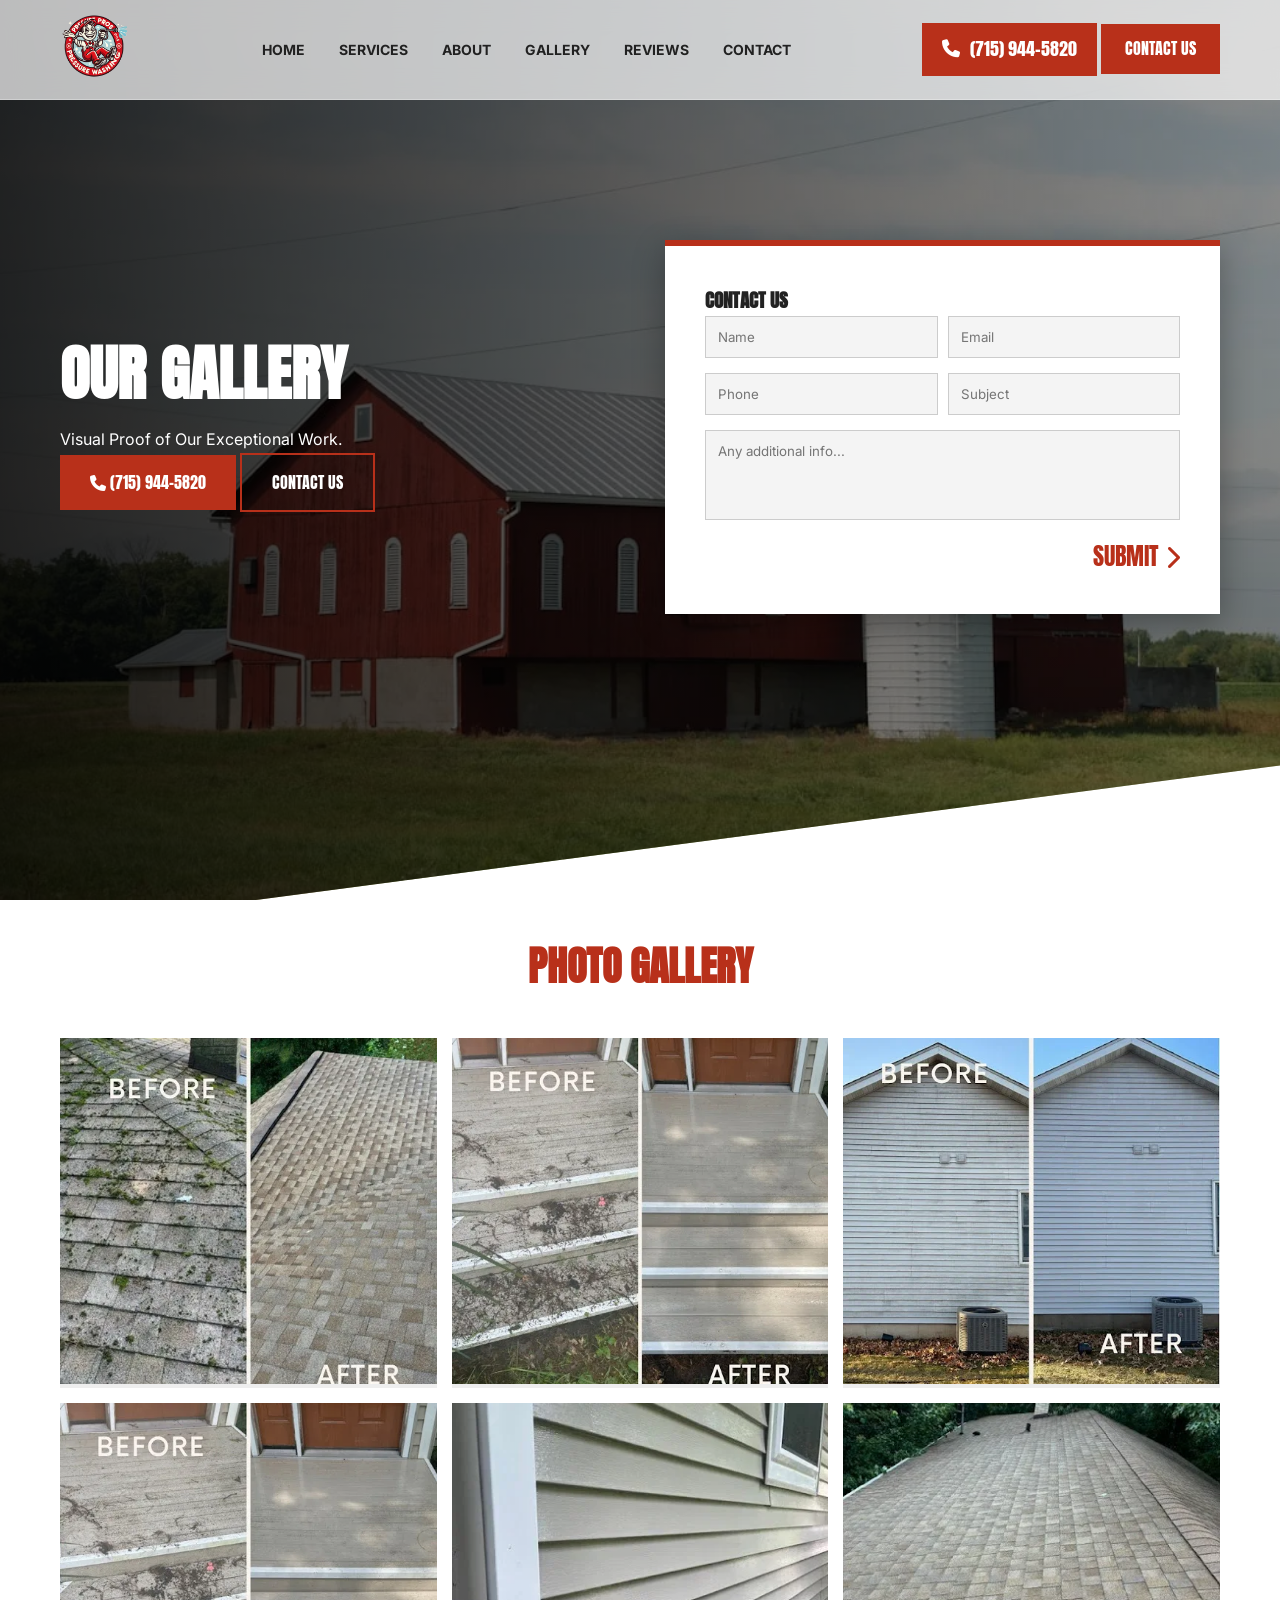
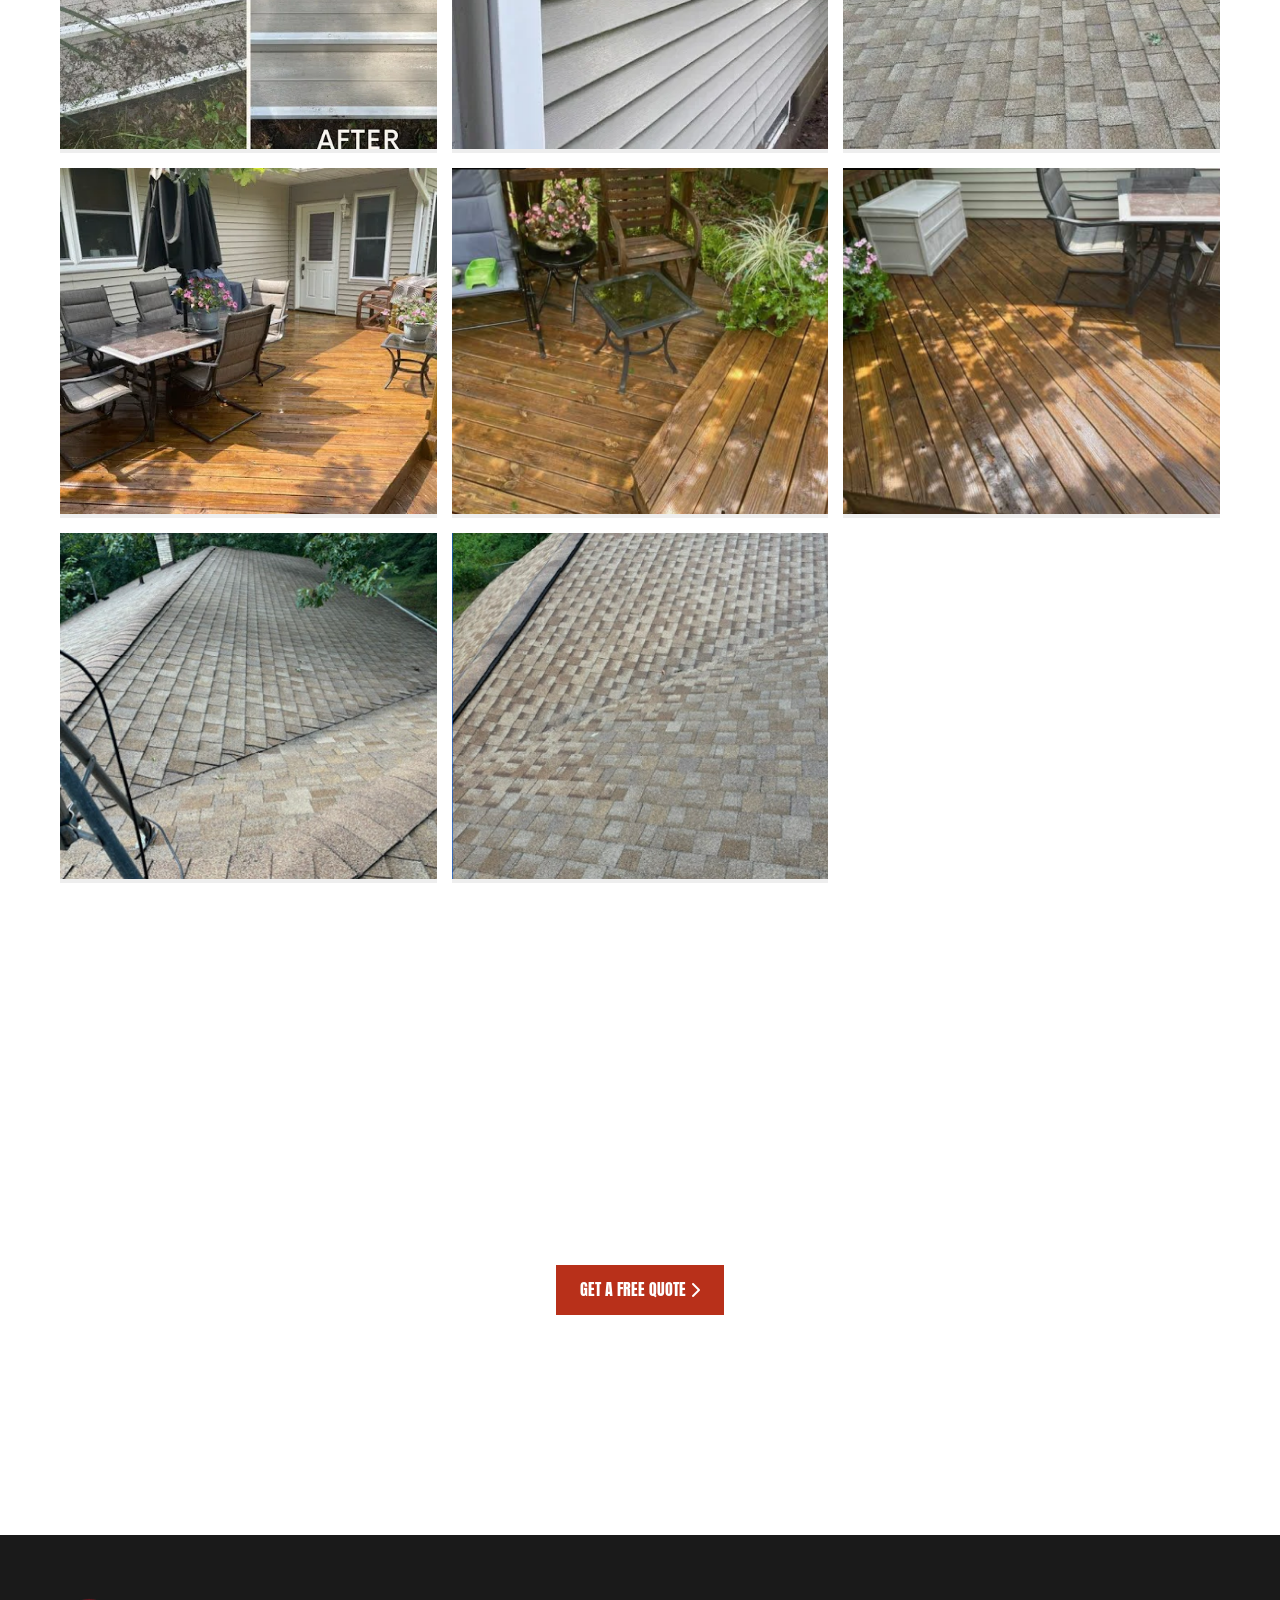
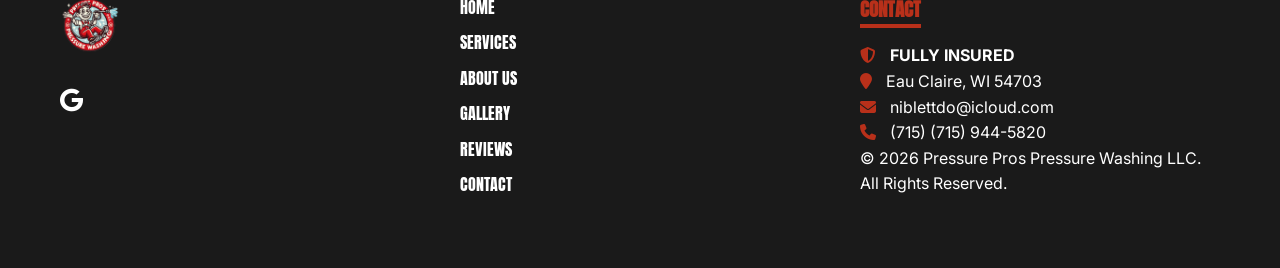
<file: gallery.html>
<!DOCTYPE html>
<html lang="en">
<head>
        <!-- Google tag (gtag.js) -->
<script async src="https://www.googletagmanager.com/gtag/js?id=G-YTE4SXVVKT"></script>
<script>
  window.dataLayer = window.dataLayer || [];
  function gtag(){dataLayer.push(arguments);}
  gtag('js', new Date());

  gtag('config', 'G-YTE4SXVVKT');
</script>
    <meta charset="UTF-8">
    <meta name="viewport" content="width=device-width, initial-scale=1.0">
    <title>Gallery - Pressure Pros Pressure Washing LLC</title>
    <link rel="icon" type="image/webp" href="assets/images/logo.webp">
    <link href="https://fonts.googleapis.com/css2?family=Anton&family=Inter:wght@400;700&display=swap" rel="stylesheet">
    <link rel="stylesheet" href="https://cdnjs.cloudflare.com/ajax/libs/font-awesome/6.4.2/css/all.min.css">
    <link rel="stylesheet" href="styles.css">
</head>
<body>
    <header>
    <div class="container nav-container">
        <a href="index.html"><img src="assets/images/logo.webp" alt="Pressure Pros Logo" class="logo"></a>
        
        <button class="mobile-nav-toggle" aria-controls="primary-navigation" aria-expanded="false">
            <i class="fas fa-bars"></i>
        </button>

        <nav id="primary-navigation" class="nav-menu">
            <a href="index.html">HOME</a>
            <a href="services.html">SERVICES</a>
            <a href="about.html">ABOUT</a>
            <a href="gallery.html">GALLERY</a>
            <a href="reviews.html">REVIEWS</a>
            <a href="contact.html">CONTACT</a>
            <a href="tel:7159445820" class="mobile-only-phone"><i class="fas fa-phone"></i> (715) 944-5820</a>
        </nav>

        <div class="header-cta">
            <a href="tel:7159445820" class="phone-link"><i class="fas fa-phone"></i> (715) 944-5820</a>
            <a href="contact.html" class="btn-primary">CONTACT US</a>
        </div>
    </div>
</header>
    <main>
        <section class="hero gallery-hero">
            <div class="container hero-grid">
                <div class="hero-text">
                    <h1>OUR GALLERY</h1>
                    <p>Visual Proof of Our Exceptional Work.</p>
                    <div class="hero-btns">
                        <a href="tel:7159445820" class="btn-secondary"><i class="fas fa-phone"></i> (715) 944-5820</a>
                        <a href="contact.html" class="btn-outline">CONTACT US</a>
                    </div>
                </div>
                <div class="hero-form-box">
                    <h3>CONTACT US</h3>
                    <form id="contact-form" action="https://formspree.io/f/xnjwqjve" method="POST">
                        <div class="form-row">
                            <input type="text" name="name" placeholder="Name" required>
                            <input type="email" name="email" placeholder="Email" required>
                        </div>
                        <div class="form-row">
                            <input type="tel" name="phone" placeholder="Phone">
                            <input type="text" name="subject" placeholder="Subject">
                        </div>
                        <textarea name="message" placeholder="Any additional info..." rows="4" style="resize: none;" required></textarea>
                        <button type="submit">SUBMIT <i class="fas fa-chevron-right"></i></button>
                    </form>
                </div>
            </div>
        </section>

        <div class="container text-center" style="padding-bottom: 40px;">
            <h2 style="font-size: 40px; color: var(--brand-red);">PHOTO GALLERY</h2>
        </div>

        <section class="gallery-grid container" id="photo-gallery" style="margin-bottom: 80px;">
            </section>

        <section class="barn-cta">
            <div class="container text-center">
                <h2>Impressed by Our Gallery?</h2>
                <p>Let us bring the same level of excellence to your property!</p>
                <a href="tel:7159445820" class="btn-primary">GET A FREE QUOTE <i class="fas fa-chevron-right"></i></a>
            </div>
        </section>
    </main>

    <footer class="main-footer">
        <div class="container footer-grid">
            <div class="footer-brand">
                <img src="assets/images/logo.webp" alt="Pressure Pros Logo" class="footer-logo">
                <div class="social-icons">
                    <a href="https://www.google.com/maps/place/Pressure+Pros+Pressure+Washing+LLC/@45.0968129,-92.4992429,284363m/data=!3m2!1e3!4b1!4m6!3m5!1s0x29af692a9e83ab23:0x71c2d2884299e2b5!8m2!3d45.09774!4d-91.8399439!16s%2Fg%2F11w9zt2j6s?entry=ttu&g_ep=EgoyMDI2MDQyNy4wIKXMDSoASAFQAw%3D%3D"><i class="fab fa-google"></i></a>
                </div>
            </div>
            <div class="footer-links">
                <a href="index.html">HOME</a>
                <a href="services.html">SERVICES</a>
                <a href="about.html">ABOUT US</a>
                <a href="gallery.html">GALLERY</a>
                <a href="reviews.html">REVIEWS</a>
                <a href="contact.html">CONTACT</a>
            </div>
            <div class="footer-contact">
                <h3>CONTACT</h3>
                <p><i class="fas fa-shield-alt" style="color: var(--brand-red);"></i> <strong>FULLY INSURED</strong></p>
                <p><i class="fas fa-map-marker"></i> Eau Claire, WI 54703</p>
                <p><i class="fas fa-envelope"></i> niblettdo@icloud.com</p>
                <p><i class="fas fa-phone"></i> (715) (715) 944-5820</p>
                <p>© 2026 Pressure Pros Pressure Washing LLC. All Rights Reserved.</p>
            </div>
        </div>
    </footer>

    <script>
        // 1. AUTOMATED GALLERY LOADER
        // To update: Drop images into assets/gallery/ and name them gallery-1.jpg, gallery-2.jpg, etc.
        const galleryContainer = document.getElementById('photo-gallery');
        const imageCount = 11; // Change this number when you add more photos

        for (let i = 1; i <= imageCount; i++) {
            const imgWrapper = document.createElement('div');
            imgWrapper.className = 'gallery-item';
            imgWrapper.innerHTML = `<img src="assets/gallery/gallery-${i}.jpg" alt="Pressure Pros Project ${i}" loading="lazy">`;
            galleryContainer.appendChild(imgWrapper);
        }

        // 2. FORM AJAX
        const form = document.getElementById("contact-form");
        const formBox = document.querySelector(".hero-form-box");
        form.addEventListener("submit", async (e) => {
            e.preventDefault();
            const data = new FormData(e.target);
            fetch(e.target.action, { method: 'POST', body: data, headers: { 'Accept': 'application/json' } })
            .then(res => {
                if (res.ok) {
                    formBox.innerHTML = `<div class="text-center" style="padding: 40px 0;"><i class="fas fa-check-circle" style="font-size: 50px; color: var(--brand-red); margin-bottom: 20px;"></i><h3>Message Sent!</h3><p>We'll get back to you soon. Thanks!</p></div>`;
                }
            });
        });
        const navToggle = document.querySelector(".mobile-nav-toggle");
const navMenu = document.querySelector(".nav-menu");

navToggle.addEventListener("click", () => {
    navMenu.classList.toggle("active");
    
    // Toggle the icon between Bars and X
    const icon = navToggle.querySelector("i");
    icon.classList.toggle("fa-bars");
    icon.classList.toggle("fa-times");
});

// Close menu when a link is clicked
document.querySelectorAll(".nav-menu a").forEach(link => {
    link.addEventListener("click", () => {
        navMenu.classList.remove("active");
        navToggle.querySelector("i").classList.replace("fa-times", "fa-bars");
    });
});
    </script>
</body>
</html>
</file>
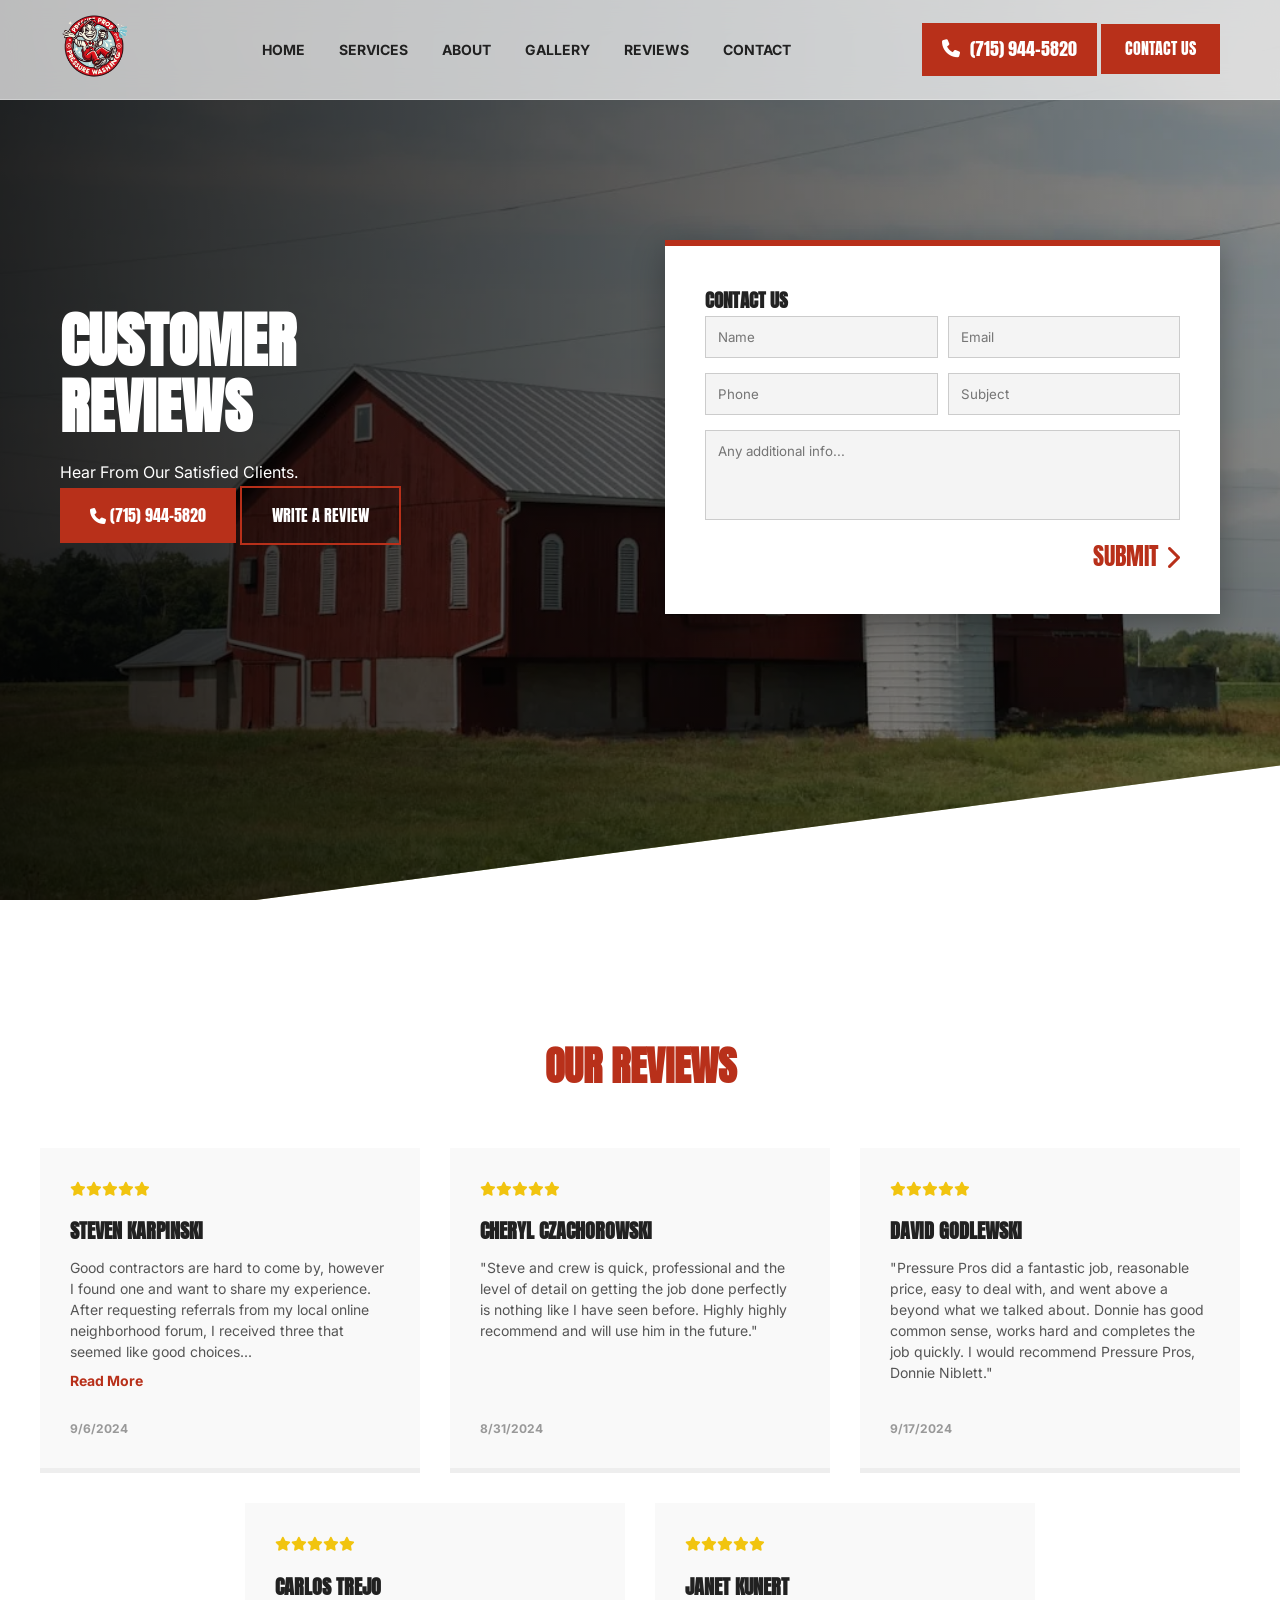
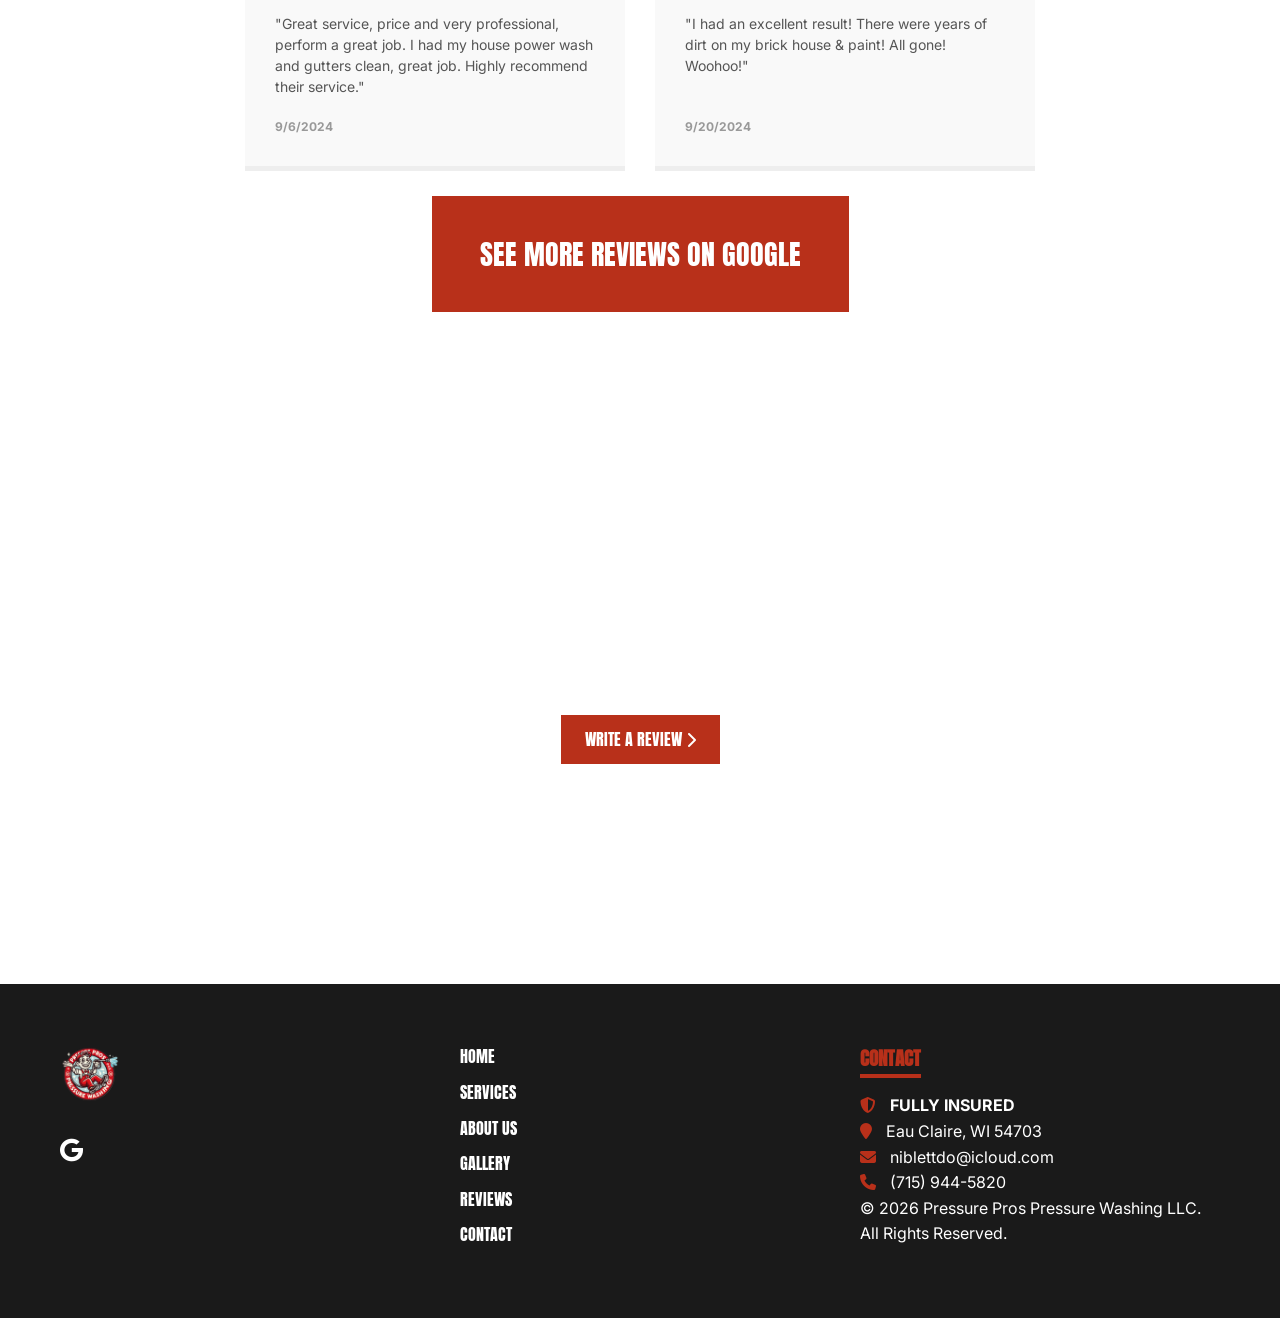
<file: reviews.html>
<!DOCTYPE html>
<html lang="en">
<head>
        <!-- Google tag (gtag.js) -->
<script async src="https://www.googletagmanager.com/gtag/js?id=G-YTE4SXVVKT"></script>
<script>
  window.dataLayer = window.dataLayer || [];
  function gtag(){dataLayer.push(arguments);}
  gtag('js', new Date());

  gtag('config', 'G-YTE4SXVVKT');
</script>
    <meta charset="UTF-8">
    <meta name="viewport" content="width=device-width, initial-scale=1.0">
    <title>Customer Reviews - Pressure Pros Pressure Washing LLC</title>
    <link rel="icon" type="image/webp" href="assets/images/logo.webp">
    <link href="https://fonts.googleapis.com/css2?family=Anton&family=Inter:wght@400;700&display=swap" rel="stylesheet">
    <link rel="stylesheet" href="https://cdnjs.cloudflare.com/ajax/libs/font-awesome/6.4.2/css/all.min.css">
    <link rel="stylesheet" href="styles.css">
</head>
<body>
    <header>
    <div class="container nav-container">
        <a href="index.html"><img src="assets/images/logo.webp" alt="Pressure Pros Logo" class="logo"></a>
        
        <button class="mobile-nav-toggle" aria-controls="primary-navigation" aria-expanded="false">
            <i class="fas fa-bars"></i>
        </button>

        <nav id="primary-navigation" class="nav-menu">
            <a href="index.html">HOME</a>
            <a href="services.html">SERVICES</a>
            <a href="about.html">ABOUT</a>
            <a href="gallery.html">GALLERY</a>
            <a href="reviews.html">REVIEWS</a>
            <a href="contact.html">CONTACT</a>
            <a href="tel:7159445820" class="mobile-only-phone"><i class="fas fa-phone"></i> (715) 944-5820</a>
        </nav>

        <div class="header-cta">
            <a href="tel:7159445820" class="phone-link"><i class="fas fa-phone"></i> (715) 944-5820</a>
            <a href="contact.html" class="btn-primary">CONTACT US</a>
        </div>
    </div>
</header>

    <main>
        <section class="hero reviews-hero">
            <div class="container hero-grid">
                <div class="hero-text">
                    <h1>CUSTOMER<br>REVIEWS</h1>
                    <p>Hear From Our Satisfied Clients.</p>
                    <div class="hero-btns">
                        <a href="tel:7159445820" class="btn-secondary"><i class="fas fa-phone"></i> (715) 944-5820</a>
                        <a href="https://www.google.com/maps/place/Pressure+Pros+Pressure+Washing+LLC/@45.0968129,-92.4992429,284363m/data=!3m2!1e3!4b1!4m6!3m5!1s0x29af692a9e83ab23:0x71c2d2884299e2b5!8m2!3d45.09774!4d-91.8399439!16s%2Fg%2F11w9zt2j6s?entry=ttu&g_ep=EgoyMDI2MDQyNy4wIKXMDSoASAFQAw%3D%3D" class="btn-outline">WRITE A REVIEW</a>
                    </div>
                </div>
                <div class="hero-form-box">
                    <h3>CONTACT US</h3>
                    <form id="contact-form" action="https://formspree.io/f/xnjwqjve" method="POST">
                        <div class="form-row">
                            <input type="text" name="name" placeholder="Name" required>
                            <input type="email" name="email" placeholder="Email" required>
                        </div>
                        <div class="form-row">
                            <input type="tel" name="phone" placeholder="Phone">
                            <input type="text" name="subject" placeholder="Subject">
                        </div>
                        <textarea name="message" placeholder="Any additional info..." rows="4" style="resize: none;" required></textarea>
                        <button type="submit">SUBMIT <i class="fas fa-chevron-right"></i></button>
                    </form>
                </div>
            </div>
        </section>

        <section class="reviews-section container">
            <h2 class="text-center" style="margin-bottom: 50px; font-size: 40px; color: var(--brand-red);">OUR REVIEWS</h2>
            <div class="reviews-grid">
                <div class="review-card">
                    <div class="stars"><i class="fas fa-star"></i><i class="fas fa-star"></i><i class="fas fa-star"></i><i class="fas fa-star"></i><i class="fas fa-star"></i></div>
                    <h3>Steven Karpinski</h3>
                    <p class="review-text" id="steven-text">
                        Good contractors are hard to come by, however I found one and want to share my experience. After requesting referrals from my local online neighborhood forum, I received three that seemed like good choices...
                        <span id="more-content" style="display: none;">
                            Unfortunately, one was a no show after making appointment, another failed to provide a verbal or formal quote, and the last never called back. I did my own search and found “Pressure Washing Pros” and read the reviews just like you are probably doing right now. Amazingly, when I called the phone number it was answered by a live professional person named Steve who was ready to listen and evaluate the exterior washing needs for my home. He googled our address and was able to provide a quote over the phone without wasting any additional time. His quote for exterior home washing was impressive and I am as frugal as they come. For context we have James Hardie board siding and wood trimmed windows. Although I had already done my homework and knew what needed to be performed, without any prompting Steve detailed exactly what I was looking for and broke down pricing for exterior home low pressure washing, and their triple filtered water window cleaning process. (per window) I scheduled a date to perform the work and received a confirmation shortly after hanging up the phone. Another confirmation came the day before work was to begin. My scheduled arrival window was between 10:30-11:30am. Steve and Pablo showed up at 10:40 with professional equipment and did test spots to ensure no damage or staining would occur. Steve and myself did a pre-job review and he answered all my questions with patience and professionalism. Needless to say they did an amazing job and finished by 3pm. Windows were sparkling, and all surface mildew was gone after not being cleaned for over 5 years. Im happy to report there was no damage or concerns when they were finished. If you want peace of mind while saving time, do yourself a favor and hire Pressure Washing Pros. I know I will be using them again in another 2 or 3 years as per Steve’s suggestion.
                        </span>
                    </p>
                    <button onclick="toggleReview()" id="read-more-btn" class="read-more">Read More</button>
                    <span class="review-date">9/6/2024</span>
                </div>

                <div class="review-card">
                    <div class="stars"><i class="fas fa-star"></i><i class="fas fa-star"></i><i class="fas fa-star"></i><i class="fas fa-star"></i><i class="fas fa-star"></i></div>
                    <h3>Cheryl Czachorowski</h3>
                    <p>"Steve and crew is quick, professional and the level of detail on getting the job done perfectly is nothing like I have seen before. Highly highly recommend and will use him in the future."</p>
                    <span class="review-date">8/31/2024</span>
                </div>

                <div class="review-card">
                    <div class="stars"><i class="fas fa-star"></i><i class="fas fa-star"></i><i class="fas fa-star"></i><i class="fas fa-star"></i><i class="fas fa-star"></i></div>
                    <h3>David Godlewski</h3>
                    <p>"Pressure Pros did a fantastic job, reasonable price, easy to deal with, and went above a beyond what we talked about. Donnie has good common sense, works hard and completes the job quickly. I would recommend Pressure Pros, Donnie Niblett."</p>
                    <span class="review-date">9/17/2024</span>
                </div>

                <div class="review-card">
                    <div class="stars"><i class="fas fa-star"></i><i class="fas fa-star"></i><i class="fas fa-star"></i><i class="fas fa-star"></i><i class="fas fa-star"></i></div>
                    <h3>Carlos Trejo</h3>
                    <p>"Great service, price and very professional, perform a great job. I had my house power wash and gutters clean, great job. Highly recommend their service."</p>
                    <span class="review-date">9/6/2024</span>
                </div>

                <div class="review-card">
                    <div class="stars"><i class="fas fa-star"></i><i class="fas fa-star"></i><i class="fas fa-star"></i><i class="fas fa-star"></i><i class="fas fa-star"></i></div>
                    <h3>Janet Kunert</h3>
                    <p>"I had an excellent result! There were years of dirt on my brick house & paint! All gone! Woohoo!"</p>
                    <span class="review-date">9/20/2024</span>
                </div>
            </div>
                             <div class="review-container text-center">
                <a href="https://www.google.com/maps/place/Pressure+Pros+Pressure+Washing+LLC/@45.0968129,-92.4992429,284363m/data=!3m2!1e3!4b1!4m6!3m5!1s0x29af692a9e83ab23:0x71c2d2884299e2b5!8m2!3d45.09774!4d-91.8399439!16s%2Fg%2F11w9zt2j6s?entry=ttu&g_ep=EgoyMDI2MDQyNy4wIKXMDSoASAFQAw%3D%3D" class="btn-review">SEE MORE REVIEWS ON GOOGLE</a>
                </div>
        </section>

        <section class="barn-cta">
            <div class="container text-center">
                <h2>Leave us a review</h2>
                <p>We would love to hear about how we did.</p>
                <a href="https://www.google.com/maps/place/Pressure+Pros+Pressure+Washing+LLC/@45.0968129,-92.4992429,284363m/data=!3m2!1e3!4b1!4m6!3m5!1s0x29af692a9e83ab23:0x71c2d2884299e2b5!8m2!3d45.09774!4d-91.8399439!16s%2Fg%2F11w9zt2j6s?entry=ttu&g_ep=EgoyMDI2MDQyNy4wIKXMDSoASAFQAw%3D%3D" class="btn-primary">WRITE A REVIEW <i class="fas fa-chevron-right"></i></a>
            </div>
        </section>
    </main>

    <footer class="main-footer">
        <div class="container footer-grid">
            <div class="footer-brand">
                <img src="assets/images/logo.webp" alt="Pressure Pros Logo" class="footer-logo">
                <div class="social-icons">
                    <a href="https://www.google.com/maps/place/Pressure+Pros+Pressure+Washing+LLC/@45.0968129,-92.4992429,284363m/data=!3m2!1e3!4b1!4m6!3m5!1s0x29af692a9e83ab23:0x71c2d2884299e2b5!8m2!3d45.09774!4d-91.8399439!16s%2Fg%2F11w9zt2j6s?entry=ttu&g_ep=EgoyMDI2MDQyNy4wIKXMDSoASAFQAw%3D%3D"><i class="fab fa-google"></i></a>
                </div>
            </div>
            <div class="footer-links">
                <a href="index.html">HOME</a>
                <a href="services.html">SERVICES</a>
                <a href="about.html">ABOUT US</a>
                <a href="gallery.html">GALLERY</a>
                <a href="reviews.html">REVIEWS</a>
                <a href="contact.html">CONTACT</a>
            </div>
            <div class="footer-contact">
                <h3>CONTACT</h3>
                <p><i class="fas fa-shield-alt" style="color: var(--brand-red);"></i> <strong>FULLY INSURED</strong></p>
                <p><i class="fas fa-map-marker"></i> Eau Claire, WI 54703</p>
                <p><i class="fas fa-envelope"></i> niblettdo@icloud.com</p>
                <p><i class="fas fa-phone"></i> (715) 944-5820</p>
                <p>© 2026 Pressure Pros Pressure Washing LLC. All Rights Reserved.</p>
            </div>
        </div>
    </footer>

    <script>
        // Read More Toggle for Steven's Review
        function toggleReview() {
            const moreText = document.getElementById("more-content");
            const btnText = document.getElementById("read-more-btn");

            if (moreText.style.display === "none") {
                moreText.style.display = "inline";
                btnText.innerHTML = "Read Less";
            } else {
                moreText.style.display = "none";
                btnText.innerHTML = "Read More";
            }
        }

        // Form AJAX
        const form = document.getElementById("contact-form");
        const formBox = document.querySelector(".hero-form-box");
        form.addEventListener("submit", async (e) => {
            e.preventDefault();
            const data = new FormData(e.target);
            fetch(e.target.action, { method: 'POST', body: data, headers: { 'Accept': 'application/json' } })
            .then(res => {
                if (res.ok) {
                    formBox.innerHTML = `<div class="text-center" style="padding: 40px 0;"><i class="fas fa-check-circle" style="font-size: 50px; color: var(--brand-red); margin-bottom: 20px;"></i><h3>Message Sent!</h3><p>We'll get back to you soon. Thanks!</p></div>`;
                }
            });
        });
        const navToggle = document.querySelector(".mobile-nav-toggle");
const navMenu = document.querySelector(".nav-menu");

navToggle.addEventListener("click", () => {
    navMenu.classList.toggle("active");
    
    // Toggle the icon between Bars and X
    const icon = navToggle.querySelector("i");
    icon.classList.toggle("fa-bars");
    icon.classList.toggle("fa-times");
});

// Close menu when a link is clicked
document.querySelectorAll(".nav-menu a").forEach(link => {
    link.addEventListener("click", () => {
        navMenu.classList.remove("active");
        navToggle.querySelector("i").classList.replace("fa-times", "fa-bars");
    });
});
    </script>
</body>
</html>
</file>
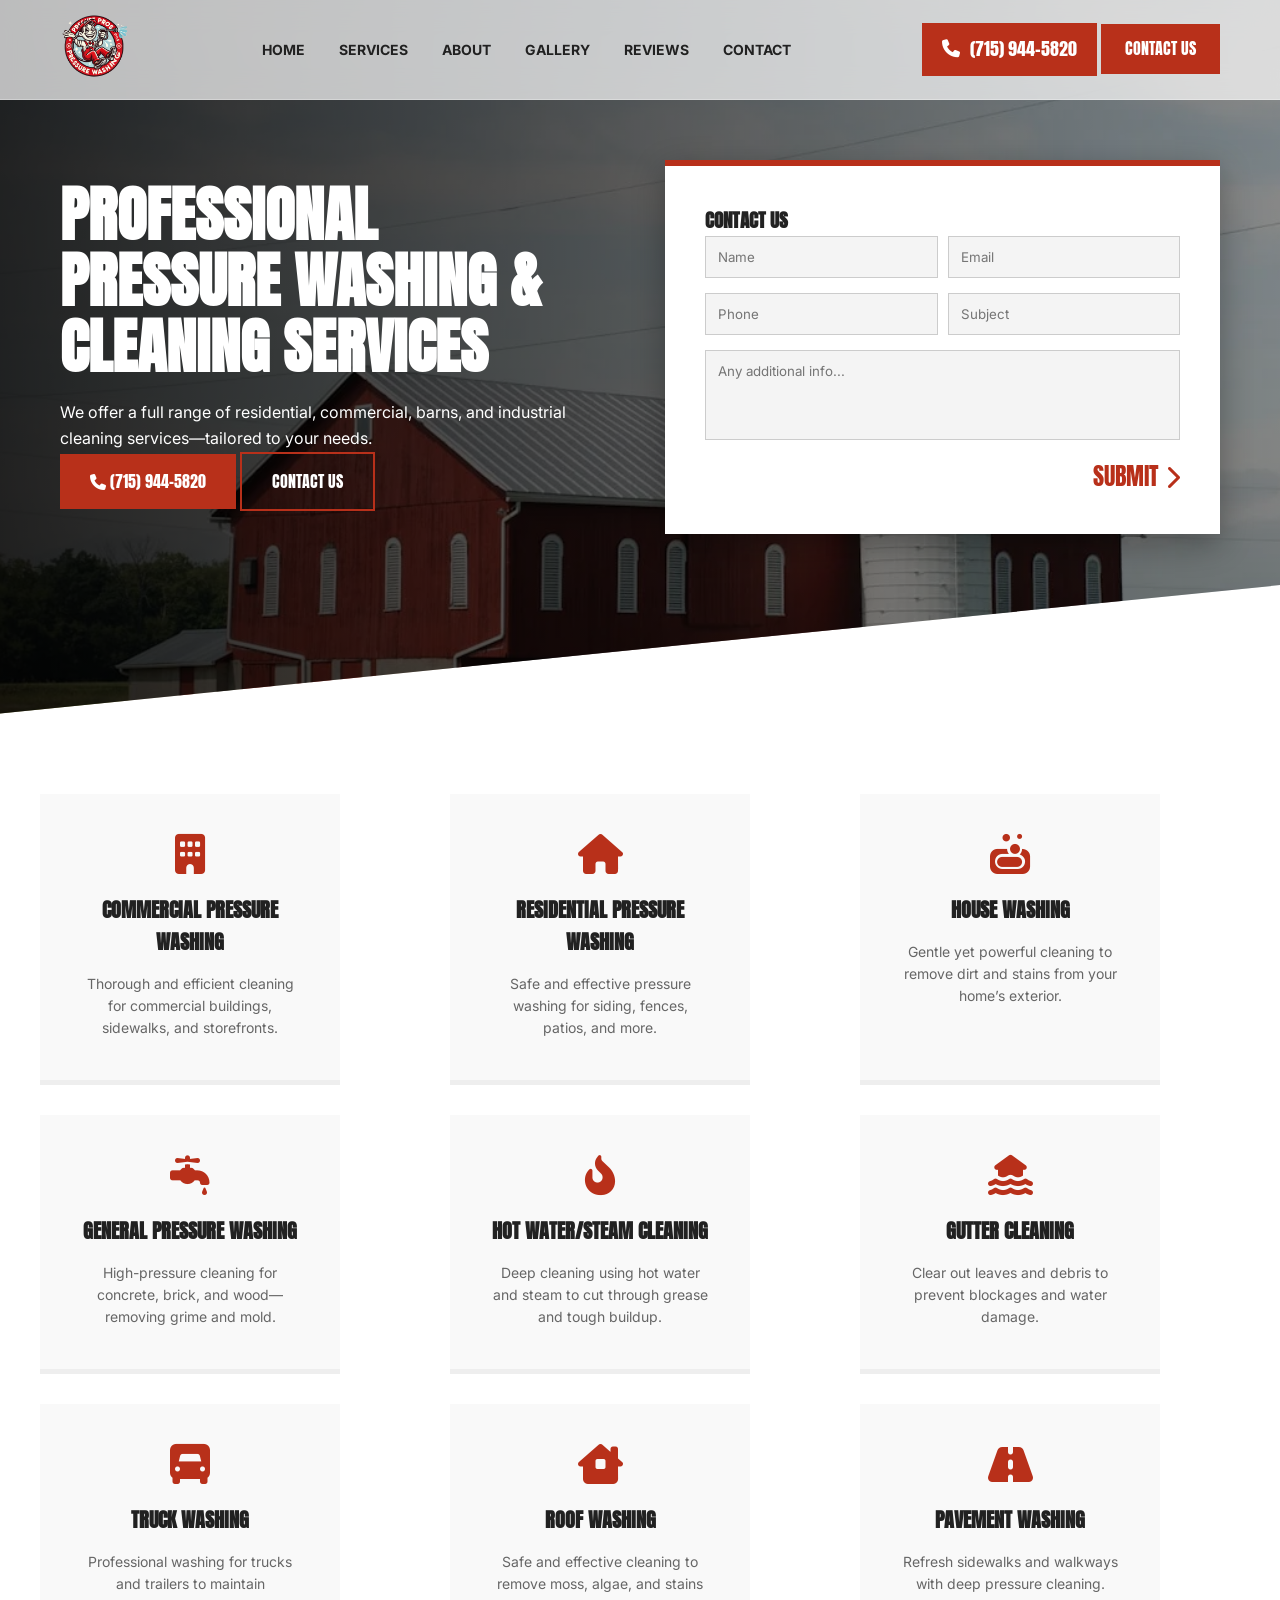
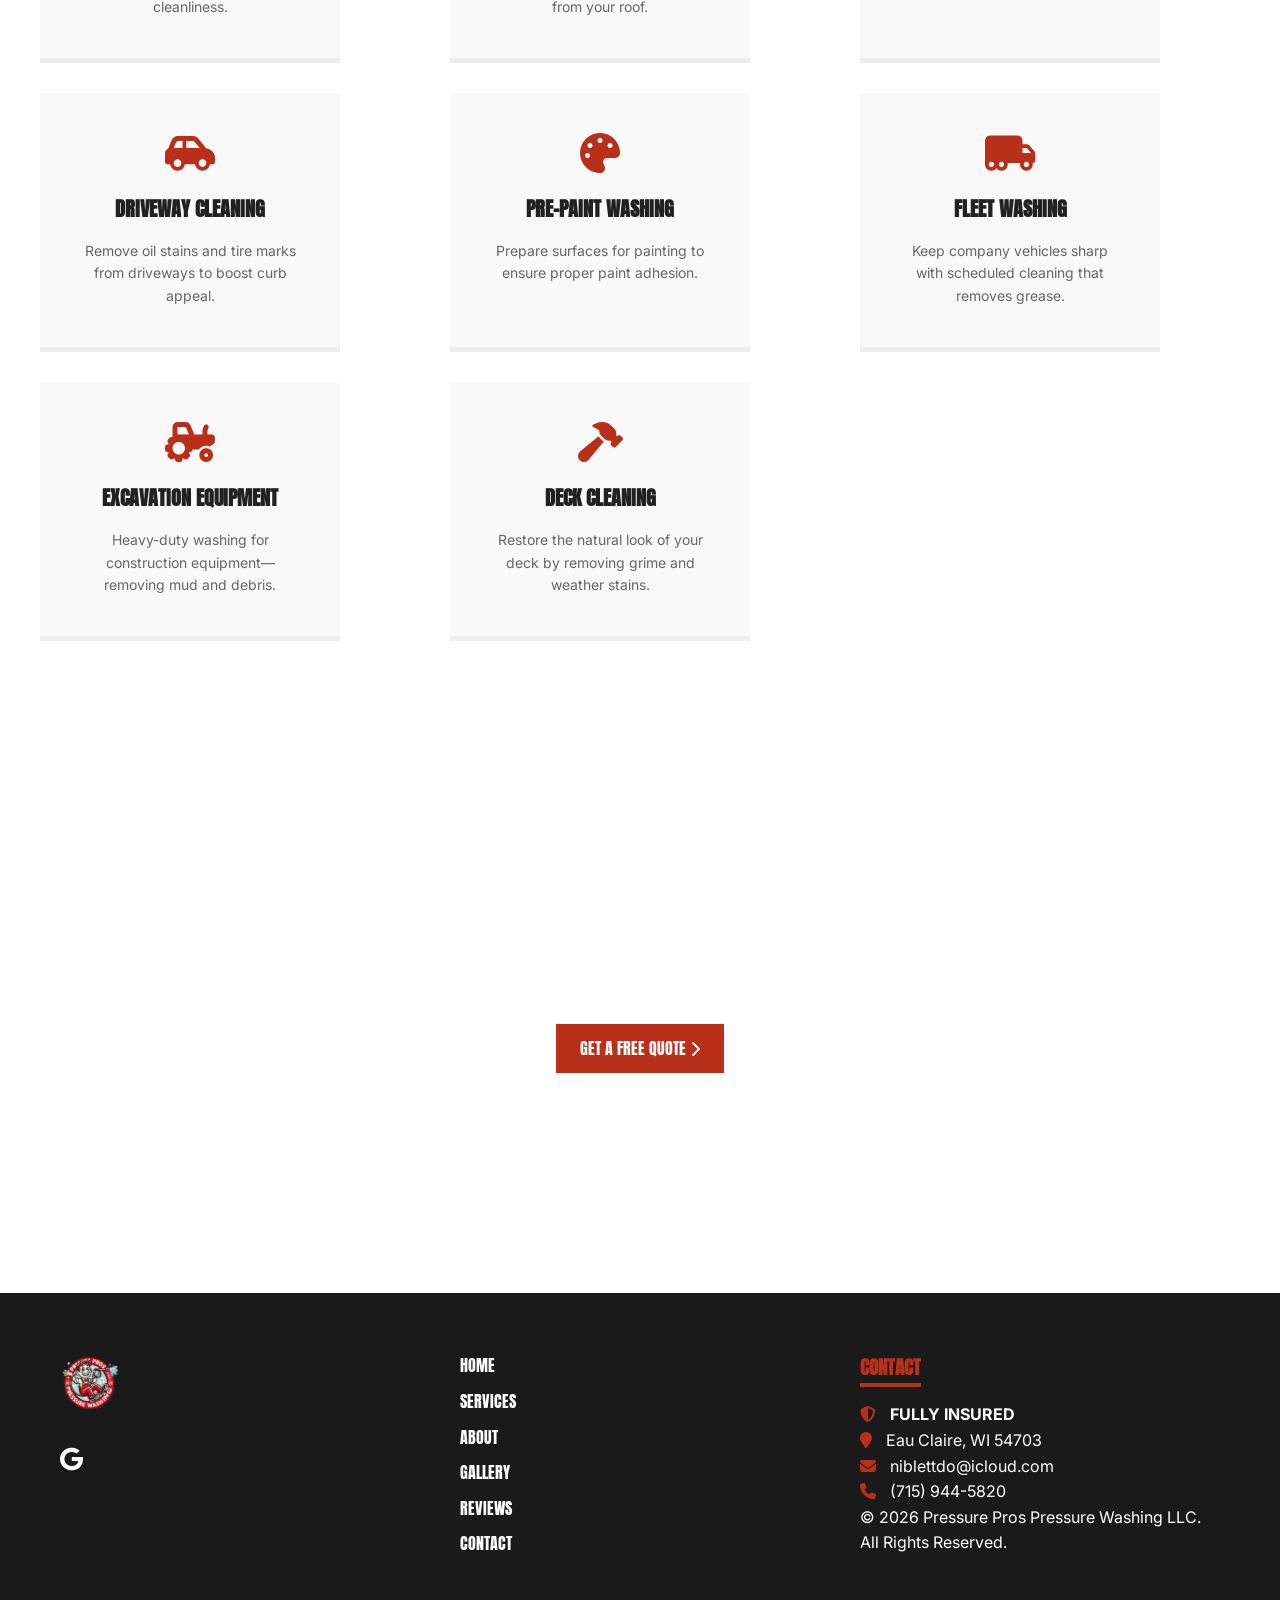
<file: services.html>
<!DOCTYPE html>
<html lang="en">
<head>
        <!-- Google tag (gtag.js) -->
<script async src="https://www.googletagmanager.com/gtag/js?id=G-YTE4SXVVKT"></script>
<script>
  window.dataLayer = window.dataLayer || [];
  function gtag(){dataLayer.push(arguments);}
  gtag('js', new Date());

  gtag('config', 'G-YTE4SXVVKT');
</script>
    <meta charset="UTF-8">
    <meta name="viewport" content="width=device-width, initial-scale=1.0">
    <title>Services - Pressure Pros Pressure Washing LLC</title>
    <link rel="icon" type="image/webp" href="assets/images/logo.webp">
    <link href="https://fonts.googleapis.com/css2?family=Anton&family=Inter:wght@400;700&display=swap" rel="stylesheet">
    <link rel="stylesheet" href="https://cdnjs.cloudflare.com/ajax/libs/font-awesome/6.4.2/css/all.min.css">
    <link rel="stylesheet" href="styles.css">
    <link rel="icon" type="image/webp" href="assets/images/logo.webp">
</head>
<body>
    <header>
    <div class="container nav-container">
        <a href="index.html"><img src="assets/images/logo.webp" alt="Pressure Pros Logo" class="logo"></a>
        
        <button class="mobile-nav-toggle" aria-controls="primary-navigation" aria-expanded="false">
            <i class="fas fa-bars"></i>
        </button>

        <nav id="primary-navigation" class="nav-menu">
            <a href="index.html">HOME</a>
            <a href="services.html">SERVICES</a>
            <a href="about.html">ABOUT</a>
            <a href="gallery.html">GALLERY</a>
            <a href="reviews.html">REVIEWS</a>
            <a href="contact.html">CONTACT</a>
            <a href="tel:7159445820" class="mobile-only-phone"><i class="fas fa-phone"></i> (715) 944-5820</a>
        </nav>

        <div class="header-cta">
            <a href="tel:7159445820" class="phone-link"><i class="fas fa-phone"></i> (715) 944-5820</a>
            <a href="contact.html" class="btn-primary">CONTACT US</a>
        </div>
    </div>
</header>

    <main>
        <section class="hero services-hero">
            <div class="container hero-grid">
                <div class="hero-text">
                    <h1>PROFESSIONAL<br>PRESSURE WASHING &<br>CLEANING SERVICES</h1>
                    <p>We offer a full range of residential, commercial, barns, and industrial cleaning services—tailored to your needs.</p>
                    <div class="hero-btns">
                        <a href="tel:7159445820" class="btn-secondary"><i class="fas fa-phone"></i> (715) 944-5820</a>
                        <a href="contact.html" class="btn-outline">CONTACT US</a>
                    </div>
                </div>
                <div class="hero-form-box">
                    <h3>CONTACT US</h3>
                    <form id="contact-form" action="https://formspree.io/f/xnjwqjve" method="POST">
                        <div class="form-row">
                            <input type="text" name="name" placeholder="Name" required>
                            <input type="email" name="email" placeholder="Email" required>
                        </div>
                        <div class="form-row">
                            <input type="tel" name="phone" placeholder="Phone">
                            <input type="text" name="subject" placeholder="Subject">
                        </div>
                        <textarea name="message" placeholder="Any additional info..." rows="4" required style="resize: none;"></textarea>
                        <button type="submit">SUBMIT <i class="fas fa-chevron-right"></i></button>
                    </form>
                </div>
            </div>
        </section>

        <section class="services-main container">
            <div class="services-grid">
                <div class="service-card"><i class="fas fa-building"></i><h3>Commercial Pressure Washing</h3><p>Thorough and efficient cleaning for commercial buildings, sidewalks, and storefronts.</p></div>
                <div class="service-card"><i class="fas fa-home"></i><h3>Residential Pressure Washing</h3><p>Safe and effective pressure washing for siding, fences, patios, and more.</p></div>
                <div class="service-card"><i class="fas fa-soap"></i><h3>House Washing</h3><p>Gentle yet powerful cleaning to remove dirt and stains from your home’s exterior.</p></div>
                <div class="service-card"><i class="fas fa-faucet-drip"></i><h3>General Pressure Washing</h3><p>High-pressure cleaning for concrete, brick, and wood—removing grime and mold.</p></div>
                <div class="service-card"><i class="fas fa-fire-alt"></i><h3>Hot Water/Steam Cleaning</h3><p>Deep cleaning using hot water and steam to cut through grease and tough buildup.</p></div>
                <div class="service-card"><i class="fas fa-house-flood-water"></i><h3>Gutter Cleaning</h3><p>Clear out leaves and debris to prevent blockages and water damage.</p></div>
                <div class="service-card"><i class="fas fa-truck-front"></i><h3>Truck Washing</h3><p>Professional washing for trucks and trailers to maintain cleanliness.</p></div>
                <div class="service-card"><i class="fas fa-house-chimney-window"></i><h3>Roof Washing</h3><p>Safe and effective cleaning to remove moss, algae, and stains from your roof.</p></div>
                <div class="service-card"><i class="fas fa-road"></i><h3>Pavement Washing</h3><p>Refresh sidewalks and walkways with deep pressure cleaning.</p></div>
                <div class="service-card"><i class="fas fa-car-side"></i><h3>Driveway Cleaning</h3><p>Remove oil stains and tire marks from driveways to boost curb appeal.</p></div>
                <div class="service-card"><i class="fas fa-palette"></i><h3>Pre-Paint Washing</h3><p>Prepare surfaces for painting to ensure proper paint adhesion.</p></div>
                <div class="service-card"><i class="fas fa-truck-moving"></i><h3>Fleet Washing</h3><p>Keep company vehicles sharp with scheduled cleaning that removes grease.</p></div>
                
                <div class="service-card centered-card"><i class="fas fa-tractor"></i><h3>Excavation Equipment</h3><p>Heavy-duty washing for construction equipment—removing mud and debris.</p></div>
                <div class="service-card centered-card"><i class="fas fa-hammer"></i><h3>Deck Cleaning</h3><p>Restore the natural look of your deck by removing grime and weather stains.</p></div>
            </div>
        </section>

        <section class="barn-cta">
            <div class="container text-center">
                <h2>Ready to make your property shine?</h2>
                <p>Contact us today for a free estimate and professional service.</p>
                <a href="tel:7159445820" class="btn-primary">GET A FREE QUOTE <i class="fas fa-chevron-right"></i></a>
            </div>
        </section>
    </main>

    <footer class="main-footer">
        <div class="container footer-grid">
            <div class="footer-brand">
                <img src="assets/images/logo.webp" alt="Pressure Pros Logo" class="footer-logo">
                <div class="social-icons">
                    <a href="https://www.google.com/maps/place/Pressure+Pros+Pressure+Washing+LLC/@45.0968129,-92.4992429,284363m/data=!3m2!1e3!4b1!4m6!3m5!1s0x29af692a9e83ab23:0x71c2d2884299e2b5!8m2!3d45.09774!4d-91.8399439!16s%2Fg%2F11w9zt2j6s?entry=ttu&g_ep=EgoyMDI2MDQyNy4wIKXMDSoASAFQAw%3D%3D"><i class="fab fa-google"></i></a>
                </div>
            </div>
            <div class="footer-links">
                <a href="index.html">HOME</a>
                <a href="services.html">SERVICES</a>
                <a href="about.html">ABOUT</a>
                <a href="gallery.html">GALLERY</a>
                <a href="reviews.html">REVIEWS</a>
                <a href="contact.html">CONTACT</a>
            </div>
            <div class="footer-contact">
                <h3>CONTACT</h3>
                <p><i class="fas fa-shield-alt" style="color: var(--brand-red);"></i> <strong>FULLY INSURED</strong></p>
                <p><i class="fas fa-map-marker"></i> Eau Claire, WI 54703</p>
                <p><i class="fas fa-envelope"></i> niblettdo@icloud.com</p>
                <p><i class="fas fa-phone"></i> (715) 944-5820</p>
                <p>© 2026 Pressure Pros Pressure Washing LLC. All Rights Reserved.</p>
            </div>
        </div>
    </footer>

    <script>
      const form = document.getElementById("contact-form");
      const formBox = document.querySelector(".hero-form-box");
      form.addEventListener("submit", async (e) => {
        e.preventDefault();
        const data = new FormData(e.target);
        fetch(e.target.action, { method: 'POST', body: data, headers: { 'Accept': 'application/json' } })
        .then(res => {
          if (res.ok) {
            formBox.innerHTML = `<div class="text-center" style="padding: 40px 0;"><i class="fas fa-check-circle" style="font-size: 50px; color: var(--brand-red); margin-bottom: 20px;"></i><h3>Message Sent!</h3><p>We'll get back to you soon. Thanks!</p></div>`;
          } else { alert("Oops! Problem submitting form."); }
        });
      });
        const navToggle = document.querySelector(".mobile-nav-toggle");
const navMenu = document.querySelector(".nav-menu");

navToggle.addEventListener("click", () => {
    navMenu.classList.toggle("active");
    
    // Toggle the icon between Bars and X
    const icon = navToggle.querySelector("i");
    icon.classList.toggle("fa-bars");
    icon.classList.toggle("fa-times");
});

// Close menu when a link is clicked
document.querySelectorAll(".nav-menu a").forEach(link => {
    link.addEventListener("click", () => {
        navMenu.classList.remove("active");
        navToggle.querySelector("i").classList.replace("fa-times", "fa-bars");
    });
});
    </script>
</body>
</html>
</file>
<file: styles.css>
/* --- 1. VARIABLES & GLOBALS --- */
:root {
    --brand-red: #b8301a;
    --dark-red: #612d25;
    --text-dark: #212121;
    --white: #ffffff;
}

* { box-sizing: border-box; margin: 0; padding: 0; }
body { font-family: 'Inter', sans-serif; color: var(--text-dark); line-height: 1.6; overflow-x: hidden; }
h1, h2, h3, h4 { font-family: 'Anton', sans-serif; text-transform: uppercase; }
.container { max-width: 1200px; margin: 0 auto; padding: 0 20px; }
.review-container { max-width: 1200px; margin: 0 auto; padding: 0 20px; margin-top: 25px;}
.text-center { text-align: center; }

/* --- 2. HEADER --- */
header {
    height: 100px;
    background: rgba(255, 255, 255, 0.7); 
    backdrop-filter: blur(15px);
    -webkit-backdrop-filter: blur(15px); 
    display: flex;
    align-items: center;
    position: fixed; 
    top: 0;
    width: 100%;
    z-index: 1000;
    border-bottom: 1px solid rgba(255, 255, 255, 0.3);
}

.nav-container { display: flex; justify-content: space-between; align-items: center; width: 100%; }
.logo { height: 70px; }
nav a { text-decoration: none; color: var(--text-dark); margin: 0 15px; font-weight: 700; font-size: 14px; text-transform: uppercase; }

.header-cta .phone-link {
    background: var(--brand-red);
    color: var(--white) !important;
    padding: 12px 20px;
    text-decoration: none;
    font-family: 'Anton';
    font-size: 18px;
    display: inline-flex;
    align-items: center;
    gap: 10px;
}

.btn-primary { background: var(--brand-red); color: var(--white); padding: 12px 24px; text-decoration: none; font-family: 'Anton'; display: inline-block; cursor: pointer; }
.btn-review { background: var(--brand-red); color: var(--white); padding: 36px 48px; text-decoration: none; font-family: 'Anton'; display: inline-block; cursor: pointer; font-size: 28px;}

.btn-secondary { background: var(--brand-red); color: var(--white); padding: 15px 30px; text-decoration: none; font-family: 'Anton'; display: inline-block; }
.btn-outline { border: 2px solid var(--brand-red); color: var(--white); padding: 15px 30px; text-decoration: none; font-family: 'Anton'; display: inline-block; }

/* --- 3. HERO (House Panning) --- */
.hero { position: relative; padding: 240px 0 320px 0; color: #fff; z-index: 10; }
.hero::before {
    content: ""; position: absolute; top: 0; left: 0; width: 100%; height: 100%;
    background: linear-gradient(to right, rgba(0,0,0,0.85), rgba(0,0,0,0.4)), url('assets/images/hero-bg.jpg');
    background-attachment: fixed; /* Panning effect */
    background-size: cover; background-position: center;
    clip-path: polygon(0 0, 100% 0, 100% 82%, 0% 100%);
    z-index: -1;
}

.hero-grid { display: grid; grid-template-columns: 1fr 1fr; gap: 50px; align-items: center; }
.hero-text h1 { font-size: 60px; line-height: 1.1; margin-bottom: 20px; }
.hero-form-box { background: var(--white); padding: 40px; border-top: 6px solid var(--brand-red); color: var(--text-dark); box-shadow: 0 10px 30px rgba(0,0,0,0.3); }
.form-row { display: flex; gap: 10px; margin-bottom: 15px; }
input, textarea { width: 100%; padding: 12px; background: #f4f4f4; border: 1px solid #ccc; font-family: 'Inter'; }
.hero-form-box button { background: none; border: none; font-family: 'Anton'; font-size: 24px; color: var(--brand-red); cursor: pointer; float: right; margin-top: 10px; }

/* --- 4. ABOUT --- */
.about { position: relative; margin-top: -120px; padding: 200px 0 160px 0; background: #fff; clip-path: polygon(0 8%, 100% 0, 100% 92%, 0% 100%); z-index: 5; display: flex; gap: 50px; align-items: center; }
.about-image { flex: 1; position: relative; z-index: 1; }
.about-image::before { content: ""; position: absolute; top: 20px; left: -20px; width: 100%; height: 100%; background: var(--brand-red); z-index: -1; transform: skew(-3deg); }
.about-image img { width: 100%; display: block; box-shadow: 10px 10px 30px rgba(0,0,0,0.2); }
.about-content { flex: 1; }
.about-content h2 { color: var(--brand-red); font-size: 40px; margin-bottom: 20px; }

/* --- 5. BARN CTA (Barn Panning) --- */
.barn-cta { position: relative; margin-top: -40px; padding: 220px 0; color: white; z-index: 4; }
.barn-cta::before {
    content: ""; position: absolute; top: 0; left: 0; width: 100%; height: 100%;
    background: linear-gradient(rgba(0,0,0,0.7), rgba(0,0,0,0.7)), url('assets/images/barn-bg.jpg');
    background-attachment: fixed; /* Panning effect */
    background-size: cover; background-position: center;
    clip-path: polygon(0 10%, 100% 0, 100% 100%, 0 100%);
    z-index: -1;
}
.barn-cta h2 { font-size: 48px; margin-bottom: 20px; }

/* --- 6. AREAS SERVED (Side-by-Side) --- */
.areas-served { position: relative; margin-top: -60px; padding: 120px 0 80px 0; background: #fff; z-index: 3; }
.areas-grid { display: grid; grid-template-columns: 1fr 1.2fr; gap: 40px; align-items: start; }
.hours-info h3, .map-info h3 { color: var(--brand-red); border-bottom: 4px solid var(--brand-red); display: inline-block; margin-bottom: 15px; }
.hours-list li { display: flex; justify-content: space-between; padding: 10px 0; border-bottom: 1px solid #eee; }
.payment-methods { background: #f9f9f9; padding: 15px; border-left: 4px solid var(--brand-red); margin-top: 15px; }
.payment-icons { font-size: 24px; margin-top: 10px; display: flex; gap: 10px; color: #555; }
.serving-list ul { list-style: none; }
.serving-list li { padding: 5px 0; border-bottom: 1px solid #eee; }
.contact-details i { color: var(--brand-red); margin-right: 10px; }

/* --- 7. FOOTER --- */
.main-footer { background: #1a1a1a; color: #fff; padding: 60px 0; z-index: 2; position: relative; }
.footer-grid { display: grid; grid-template-columns: 1fr 1fr 1fr; gap: 40px; }
.footer-logo { height: 60px; margin-bottom: 20px; }
.social-icons a { color: #fff; font-size: 24px; margin-right: 15px; }
.footer-links a { display: block; color: #fff; text-decoration: none; font-family: 'Anton'; margin-bottom: 10px; transition: color 0.3s; }
.footer-links a:hover { color: var(--brand-red) !important; }
.footer-contact h3 { color: var(--brand-red); margin-bottom: 15px; border-bottom: 4px solid var(--brand-red); display: inline-block; }
.footer-contact i { color: var(--brand-red); margin-right: 10px; }

/* Page Header Template Fix */
.page-header {
    padding: 180px 0 200px 0; /* More room above the header */
    text-align: center;
}

.page-header h1 {
    font-size: 64px;
    margin-bottom: 20px;
}

/* Services Page Specifics */
.services-hero {
    padding: 160px 0 180px 0;
}

/* Services Hero - Using image_e3713c.jpg */
.services-hero::before {
    background: linear-gradient(to right, rgba(0,0,0,0.85), rgba(0,0,0,0.4)), url('assets/images/services-hero-bg.jpg');
    background-attachment: fixed;
    background-size: cover;
    background-position: center;
    clip-path: polygon(0 0, 100% 0, 100% 82%, 0% 100%);
    z-index: -1;
}


@media (max-width: 960px) {
    .service-card.centered-card { grid-column: auto; margin-left: 0; }
}

.services-main {
    padding: 80px 0;
}

.services-grid {
    display: grid;
    grid-template-columns: repeat(3, 1fr);
    gap: 30px;
}

.service-card {
    background: #f9f9f9;
    padding: 40px;
    width: calc(33.333% - 20px); /* 3 per row on desktop */
    min-width: 300px;
    transition: all 0.3s ease;
    text-align: center;
    border-bottom: 5px solid #eee;
}

.services-flex-container {
    display: flex;
    flex-wrap: wrap;
    justify-content: center; /* This automatically centers leftover cards */
    gap: 30px;
    padding: 80px 0;
}

.service-card:hover {
    background: var(--white);
    border-bottom: 5px solid var(--brand-red);
    box-shadow: 0 10px 30px rgba(0,0,0,0.1);
    transform: translateY(-5px);
}

.service-card i {
    font-size: 40px;
    color: var(--brand-red);
    margin-bottom: 20px;
}

.service-card h3 {
    margin-bottom: 15px;
    font-size: 20px;
    color: var(--text-dark);
}

.service-card p {
    font-size: 14px;
    color: #666;
}

/* --- Trust Cards Section --- */
.trust-section {
    position: relative;
    display: block !important; /* Force it to exist */
    width: 100%;
    padding: 100px 0;
    background-color: #ffffff;
    z-index: 50; /* Crank this up to stay above all slants */
}

.trust-cards-container {
    display: flex !important;
    justify-content: center;
    align-items: center;
    gap: 30px;
    max-width: 1200px;
    margin: 0 auto;
    flex-wrap: wrap;
}

.trust-card {
    background: #ffffff;
    padding: 40px 20px;
    flex: 1;
    min-width: 260px;
    max-width: 300px;
    text-align: center;
    border: 3px solid #212121; /* Solid dark border */
    box-shadow: 8px 8px 0px #b8301a; /* Hard brand-red shadow */
    transition: all 0.2s ease-in-out;
}

.trust-card:hover {
    transform: translate(-5px, -5px);
    box-shadow: 13px 13px 0px #b8301a;
}

.trust-card i {
    font-size: 50px;
    color: #b8301a;
    margin-bottom: 20px;
    display: block;
}

.trust-card h4 {
    font-family: 'Anton', sans-serif;
    font-size: 24px;
    margin-bottom: 10px;
    color: #212121;
}

.trust-card p {
    font-size: 14px;
    font-weight: 800;
    color: #444;
    text-transform: uppercase;
}

/* Why Choose Us Responsive Fix */
@media (max-width: 960px) {
    .why-choose {
        flex-direction: column !important;
    }
}

/* Mobile Horizontal Scroll Hack */
@media (max-width: 768px) {
    .services-grid {
        display: flex;
        overflow-x: auto; /* Side-scrolling menu on mobile */
        scroll-snap-type: x mandatory;
        padding-bottom: 20px;
        gap: 15px;
    }
    
    .service-card {
        min-width: 85%; /* Shows most of one card and a peak of the next */
        scroll-snap-align: center;
    }
}

@media (max-width: 960px) {
    .service-card {
        width: calc(50% - 15px); /* 2 per row on tablets */
    }
}

@media (max-width: 650px) {
    .service-card {
        width: 100%; /* Full width on mobile */
    }
}

/* Mobile Horizontal Scroll Hack */
@media (max-width: 768px) {
    .services-grid {
        display: flex;
        overflow-x: auto; /* Side-scrolling menu on mobile */
        scroll-snap-type: x mandatory;
        padding-bottom: 20px;
        gap: 15px;
    }
    
    .service-card {
        min-width: 85%; /* Shows most of one card and a peak of the next */
        scroll-snap-align: center;
    }
}

@media (max-width: 960px) {
    .areas-grid, .hero-grid, .footer-grid { grid-template-columns: 1fr; }
    nav, .header-cta { display: none; }
}

/* Gallery Hero - Standardized Panning */
.gallery-hero::before {
    background: linear-gradient(to right, rgba(0,0,0,0.85), rgba(0,0,0,0.4)), url('assets/images/services-hero-bg.jpg');
    background-attachment: fixed;
    background-size: cover;
    background-position: center;
    clip-path: polygon(0 0, 100% 0, 100% 82%, 0% 100%);
    z-index: -1;
}

/* Gallery Grid Styling */
.gallery-grid {
    display: grid;
    grid-template-columns: repeat(3, 1fr);
    gap: 15px;
}

.gallery-item {
    overflow: hidden;
    height: 350px; /* Uniform height for a clean look */
    border-bottom: 4px solid #eee;
    transition: transform 0.3s ease;
}

.gallery-item:hover {
    transform: scale(1.02);
    border-bottom: 4px solid var(--brand-red);
}

.gallery-item img {
    width: 100%;
    height: 100%;
    object-fit: cover; /* Ensures images fill the square without stretching */
}

@media (max-width: 960px) {
    .gallery-grid { grid-template-columns: repeat(2, 1fr); }
}

@media (max-width: 600px) {
    .gallery-grid { grid-template-columns: 1fr; }
}

/* Reviews Hero - Panning Background */
.reviews-hero::before {
    background: linear-gradient(to right, rgba(0,0,0,0.85), rgba(0,0,0,0.4)), url('assets/images/services-hero-bg.jpg');
    background-attachment: fixed;
    background-size: cover;
    background-position: center;
    clip-path: polygon(0 0, 100% 0, 100% 82%, 0% 100%);
    z-index: -1;
}

/* Reviews Grid */
.reviews-section { padding: 100px 0; }
.reviews-grid { 
    display: flex; 
    flex-wrap: wrap; 
    gap: 30px; 
    justify-content: center; 
}

.review-card {
    background: #f9f9f9;
    padding: 30px;
    width: calc(33.333% - 20px);
    min-width: 300px;
    border-bottom: 5px solid #eee;
    position: relative;
    display: flex;
    flex-direction: column;
}

.stars { color: #f1c40f; margin-bottom: 15px; font-size: 14px; }
.review-card h3 { font-size: 20px; margin-bottom: 10px; color: var(--text-dark); }
.review-card p { font-size: 14px; color: #555; flex-grow: 1; line-height: 1.5; }

.review-date { 
    display: block; 
    margin-top: 20px; 
    font-size: 12px; 
    color: #999; 
    font-weight: bold; 
}

/* Read More Button */
.read-more {
    background: none;
    border: none;
    color: var(--brand-red);
    font-family: 'Inter', sans-serif;
    font-weight: 700;
    cursor: pointer;
    padding: 10px 0;
    text-align: left;
    font-size: 14px;
}

.read-more:hover { text-decoration: underline; }

@media (max-width: 960px) {
    .review-card { width: calc(50% - 15px); }
}
@media (max-width: 650px) {
    .review-card { width: 100%; }
}

/* --- MOBILE HEADER LOGIC --- */

/* Hide mobile-only elements on desktop */
.mobile-nav-toggle, .mobile-only-phone { display: none; }

@media (max-width: 960px) {
    header { height: 80px; }
    .logo { height: 50px; }

    /* Show the Hamburger Button */
    .mobile-nav-toggle {
        display: block;
        background: none;
        border: none;
        font-size: 28px;
        color: var(--brand-red);
        cursor: pointer;
        z-index: 2000;
    }

    /* Hide the desktop nav and CTA */
    nav, .header-cta { display: none; }

    /* The Slide-Out Mobile Menu */
    .nav-menu.active {
        display: flex;
        flex-direction: column;
        position: fixed;
        top: 0; right: 0;
        width: 280px;
        height: 100vh;
        background: var(--white);
        padding: 100px 40px;
        box-shadow: -10px 0 30px rgba(0,0,0,0.1);
        z-index: 1500;
    }

    .nav-menu.active a {
        font-size: 20px;
        margin: 15px 0;
        border-bottom: 1px solid #eee;
        padding-bottom: 10px;
    }

    .mobile-only-phone {
        display: block !important;
        color: var(--brand-red) !important;
        font-family: 'Anton', sans-serif;
        margin-top: 20px !important;
    }
</file>
